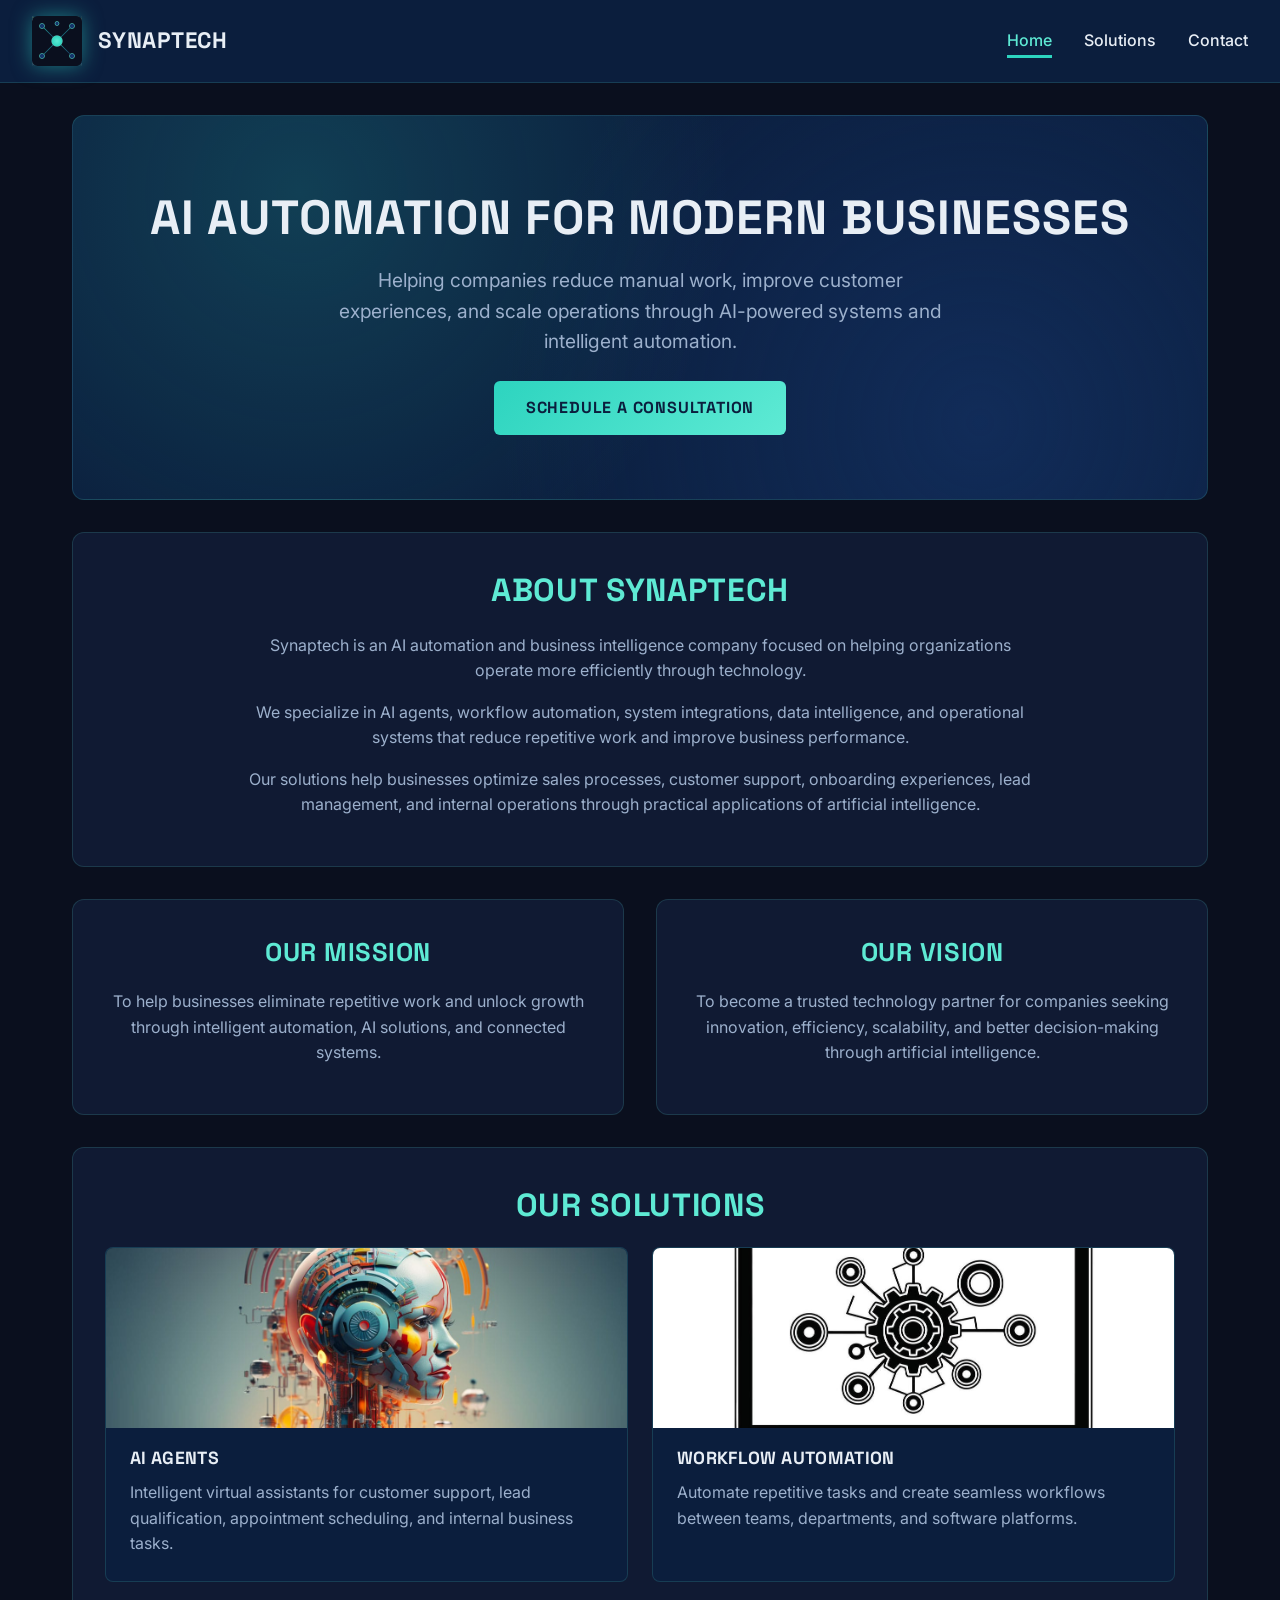
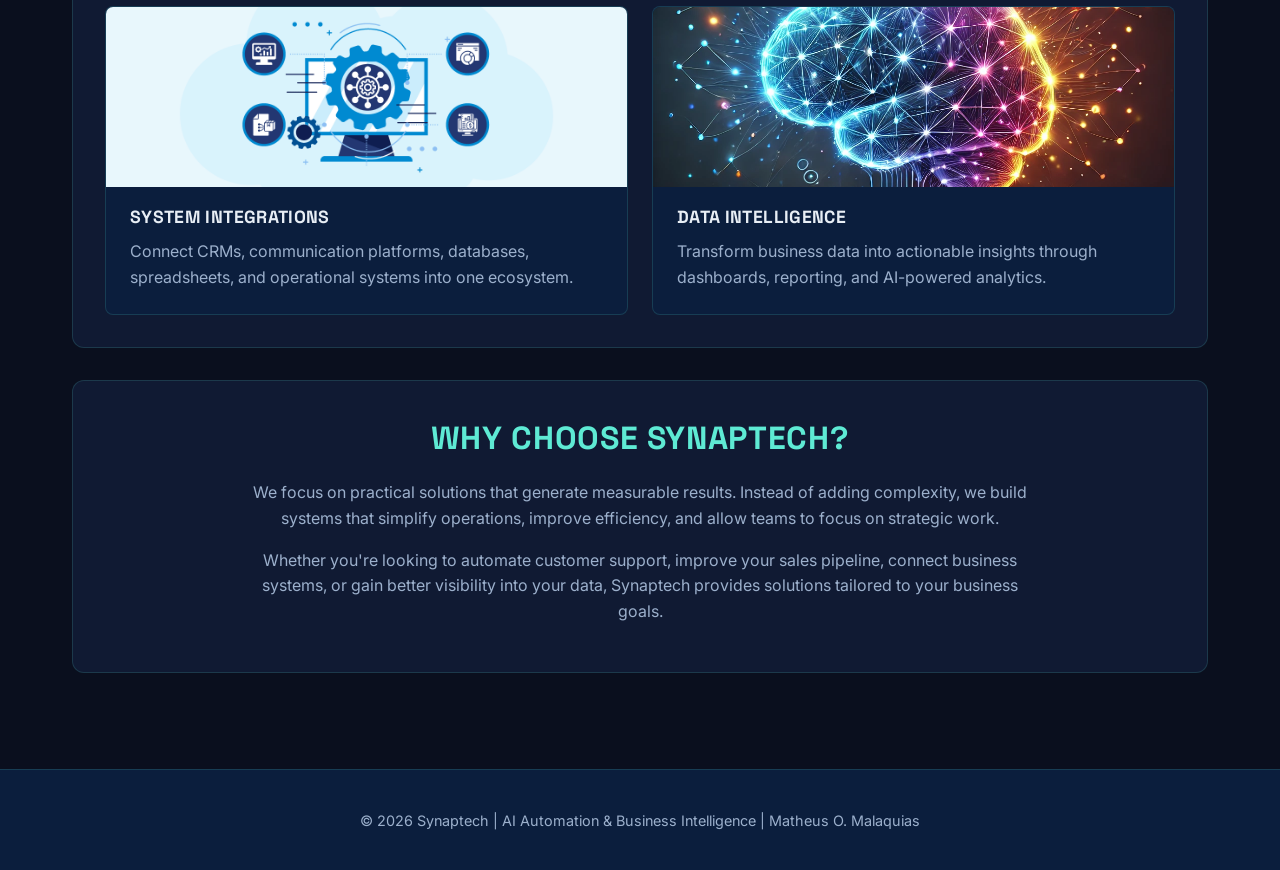
<file: SmartMind/index.html>
<!DOCTYPE html>
<html lang="en">
<head>
  <meta charset="UTF-8">
  <meta name="viewport" content="width=device-width, initial-scale=1.0">
  <title>Synaptech | AI Automation & Business Intelligence</title>
  <meta name="description" content="Synaptech helps businesses automate operations, improve customer experiences, and scale through AI-powered systems, integrations, and data intelligence.">
  <meta name="author" content="Matheus O. Malaquias">
  <meta property="og:title" content="Synaptech | AI Automation & Business Intelligence">
  <meta property="og:description" content="Helping companies reduce manual work and scale operations through AI agents, automations, integrations, and data intelligence.">
  <meta property="og:type" content="website">
  <meta property="og:image" content="images/synaptechlogo.svg">
  <link rel="icon" href="images/favicon.svg" type="image/svg+xml">
  <link rel="preconnect" href="https://fonts.googleapis.com">
  <link rel="preconnect" href="https://fonts.gstatic.com" crossorigin>
  <link href="https://fonts.googleapis.com/css2?family=Space+Grotesk:wght@500;700&family=Inter:wght@400;500;600&display=swap" rel="stylesheet">
  <link rel="stylesheet" href="styles/styles.css">
  <link rel="stylesheet" href="styles/larger.css">
  <script src="scripts/main.js" type="module"></script>
</head>
<body>

  <header>
    <a href="index.html" class="logo">
      <img src="./images/synaptech.png" alt="Synaptech Logo" width="60" height="60">
      <h1>Synaptech</h1>
    </a>
    <button id="menu-button" class="hamburger" aria-label="Open navigation menu"></button>
    <nav>
      <ul id="nav-menu">
        <li><a href="index.html" class="active">Home</a></li>
        <li><a href="solutions.html">Solutions</a></li>
        <li><a href="contact.html">Contact</a></li>
      </ul>
    </nav>
  </header>

  <main>

    <!-- HERO -->
    <section class="hero">
      <div class="hero-text">
        <h2>AI Automation for Modern Businesses</h2>
        <p>Helping companies reduce manual work, improve customer experiences,
           and scale operations through AI-powered systems and intelligent automation.</p>
        <a href="contact.html" class="cta-button">Schedule a Consultation</a>
      </div>
    </section>

    <!-- ABOUT -->
    <section class="about">
      <h2>About Synaptech</h2>
      <p>Synaptech is an AI automation and business intelligence company focused
         on helping organizations operate more efficiently through technology.</p>
      <p>We specialize in AI agents, workflow automation, system integrations,
         data intelligence, and operational systems that reduce repetitive work
         and improve business performance.</p>
      <p>Our solutions help businesses optimize sales processes, customer support,
         onboarding experiences, lead management, and internal operations through
         practical applications of artificial intelligence.</p>
    </section>

    <!-- MISSION & VISION -->
    <section class="mission-vision">
      <div class="mission-card">
        <h2>Our Mission</h2>
        <p>To help businesses eliminate repetitive work and unlock growth
           through intelligent automation, AI solutions, and connected systems.</p>
      </div>
      <div class="vision-card">
        <h2>Our Vision</h2>
        <p>To become a trusted technology partner for companies seeking
           innovation, efficiency, scalability, and better decision-making
           through artificial intelligence.</p>
      </div>
    </section>

    <!-- SERVICES -->
    <section class="featured-tools">
      <h2>Our Solutions</h2>
      <div class="modalities-grid">
        <div class="modality-card">
          <img src="images/ai.png" alt="AI Agents" loading="lazy" width="48" height="48">
          <h3>AI Agents</h3>
          <p>Intelligent virtual assistants for customer support, lead qualification,
             appointment scheduling, and internal business tasks.</p>
        </div>
        <div class="modality-card">
          <img src="images/workflow.png" alt="Workflow Automation" loading="lazy" width="48" height="48">
          <h3>Workflow Automation</h3>
          <p>Automate repetitive tasks and create seamless workflows between
             teams, departments, and software platforms.</p>
        </div>
        <div class="modality-card">
          <img src="images/system.png" alt="System Integrations" loading="lazy" width="48" height="48">
          <h3>System Integrations</h3>
          <p>Connect CRMs, communication platforms, databases, spreadsheets,
             and operational systems into one ecosystem.</p>
        </div>
        <div class="modality-card">
          <img src="images/data.png" alt="Data Intelligence" loading="lazy" width="48" height="48">
          <h3>Data Intelligence</h3>
          <p>Transform business data into actionable insights through dashboards,
             reporting, and AI-powered analytics.</p>
        </div>
      </div>
    </section>

    <!-- WHY SYNAPTECH -->
    <section class="about">
      <h2>Why Choose Synaptech?</h2>
      <p>We focus on practical solutions that generate measurable results.
         Instead of adding complexity, we build systems that simplify operations,
         improve efficiency, and allow teams to focus on strategic work.</p>
      <p>Whether you're looking to automate customer support, improve your sales
         pipeline, connect business systems, or gain better visibility into your
         data, Synaptech provides solutions tailored to your business goals.</p>
    </section>

  </main>

  <footer>
    <p>&copy; <span id="current-year"></span>Synaptech | AI Automation &amp; Business Intelligence | Matheus O. Malaquias</p>
  </footer>

</body>
</html>
</file>
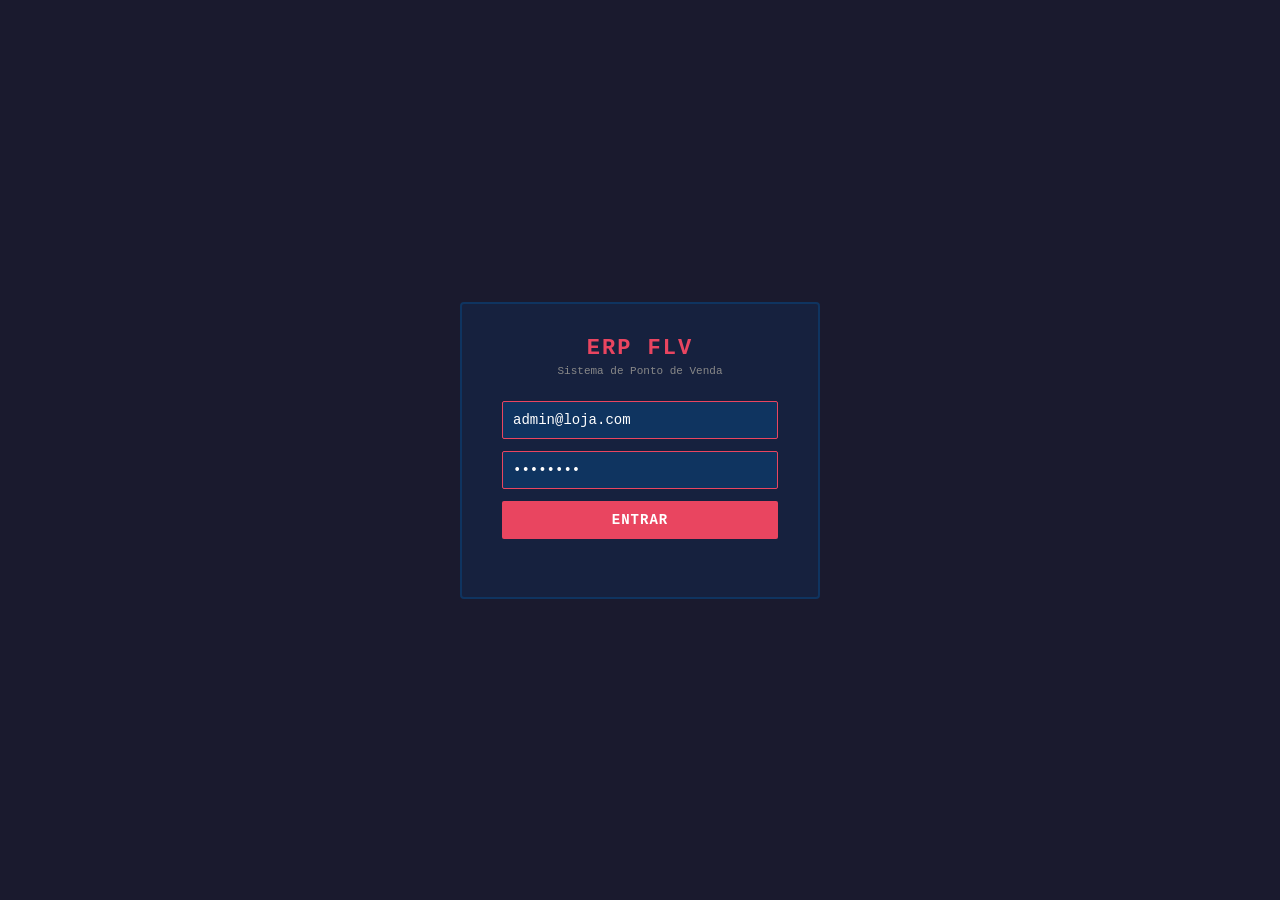
<file: erp/backend/app/static/index.html>
<!DOCTYPE html>
<html lang="pt-BR">
<head>
<meta charset="UTF-8">
<meta name="viewport" content="width=device-width, initial-scale=1.0">
<title>ERP FLV — PDV</title>
<style>
  * { box-sizing: border-box; margin: 0; padding: 0; }

  body {
    font-family: 'Courier New', Courier, monospace;
    background: #1a1a2e;
    color: #e0e0e0;
    height: 100vh;
    overflow: hidden;
    font-size: 14px;
  }

  /* ── LOGIN ─────────────────────────────────────── */
  #tela-login {
    display: flex;
    align-items: center;
    justify-content: center;
    height: 100vh;
    background: #1a1a2e;
  }
  .login-box {
    background: #16213e;
    border: 2px solid #0f3460;
    border-radius: 4px;
    padding: 32px 40px;
    width: 360px;
    text-align: center;
  }
  .login-box h1 { font-size: 22px; color: #e94560; margin-bottom: 4px; letter-spacing: 2px; }
  .login-box p  { color: #888; font-size: 11px; margin-bottom: 24px; }
  .login-box input {
    width: 100%; padding: 10px; margin-bottom: 12px;
    background: #0f3460; border: 1px solid #e94560;
    color: #fff; border-radius: 2px; font-family: inherit; font-size: 14px;
  }
  .btn-primary {
    width: 100%; padding: 11px;
    background: #e94560; color: #fff; border: none;
    font-size: 14px; font-weight: bold; cursor: pointer;
    font-family: inherit; letter-spacing: 1px; border-radius: 2px;
  }
  .btn-primary:hover { background: #c73652; }
  .login-erro { color: #e94560; font-size: 12px; margin-top: 8px; min-height: 18px; }

  /* ── LAYOUT PRINCIPAL ──────────────────────────── */
  #tela-pdv { display: none; flex-direction: column; height: 100vh; }

  /* Barra de topo */
  .topbar {
    background: #0f3460;
    padding: 6px 12px;
    display: flex;
    align-items: center;
    justify-content: space-between;
    border-bottom: 2px solid #e94560;
    flex-shrink: 0;
  }
  .topbar-esq { display: flex; align-items: center; gap: 16px; }
  .topbar-logo { color: #e94560; font-weight: bold; font-size: 16px; letter-spacing: 2px; }
  .topbar-info { color: #aaa; font-size: 12px; }
  .topbar-info span { color: #fff; font-weight: bold; }
  .topbar-dir { display: flex; align-items: center; gap: 12px; }
  .topbar-operador { color: #aaa; font-size: 12px; }
  .btn-sair {
    background: #e94560; color: #fff; border: none;
    padding: 4px 12px; cursor: pointer; font-family: inherit;
    font-size: 12px; border-radius: 2px;
  }

  /* Área central */
  .pdv-body { display: flex; flex: 1; overflow: hidden; }

  /* ── COLUNA ESQUERDA: Carrinho ─────────────────── */
  .col-carrinho {
    flex: 1;
    display: flex;
    flex-direction: column;
    border-right: 2px solid #0f3460;
  }

  .carrinho-header {
    background: #0f3460;
    padding: 6px 12px;
    display: flex;
    justify-content: space-between;
    align-items: center;
    border-bottom: 1px solid #1a4a8a;
    flex-shrink: 0;
  }
  .carrinho-header-titulo { color: #fff; font-weight: bold; font-size: 13px; }
  .carrinho-header-serie { color: #aaa; font-size: 11px; }

  /* Tabela de itens */
  .tabela-wrap { flex: 1; overflow-y: auto; }
  table { width: 100%; border-collapse: collapse; }
  thead th {
    background: #16213e;
    color: #aaa;
    font-size: 11px;
    padding: 6px 8px;
    text-align: left;
    border-bottom: 1px solid #0f3460;
    position: sticky; top: 0;
  }
  tbody tr { border-bottom: 1px solid #1a2a4a; }
  tbody tr:hover { background: #1a2a4a; }
  tbody td { padding: 7px 8px; font-size: 13px; }
  td.num { text-align: right; }
  td.seq { color: #888; font-size: 11px; }
  .td-produto { color: #fff; font-weight: bold; }
  .td-qtd { color: #66d9e8; }
  .td-preco { color: #aaa; }
  .td-total { color: #e94560; font-weight: bold; }
  .btn-del {
    background: #2a1a1a; color: #e94560; border: 1px solid #e94560;
    cursor: pointer; padding: 2px 8px; font-size: 11px; border-radius: 2px;
  }
  .btn-del:hover { background: #e94560; color: #fff; }

  /* Estado CAIXA LIVRE */
  .caixa-livre {
    flex: 1;
    display: flex;
    flex-direction: column;
    align-items: center;
    justify-content: center;
    gap: 8px;
  }
  .caixa-livre-titulo {
    font-size: 48px;
    font-weight: bold;
    color: #0f3460;
    letter-spacing: 8px;
    text-shadow: 0 0 20px #0f3460;
    animation: pisca 2s ease-in-out infinite;
  }
  @keyframes pisca { 0%,100% { opacity: 1; } 50% { opacity: 0.4; } }
  .caixa-livre-sub { color: #555; font-size: 13px; margin-top: 4px; }
  .atalhos-grid {
    display: grid;
    grid-template-columns: 1fr 1fr;
    gap: 4px 24px;
    margin-top: 20px;
    color: #444;
    font-size: 12px;
  }
  .atalho-key { color: #e94560; font-weight: bold; }

  /* Rodapé do carrinho */
  .carrinho-footer {
    background: #0f3460;
    padding: 8px 12px;
    border-top: 1px solid #1a4a8a;
    display: flex;
    justify-content: space-between;
    align-items: center;
    flex-shrink: 0;
  }
  .total-label { color: #aaa; font-size: 13px; }
  .total-valor { color: #e94560; font-size: 22px; font-weight: bold; }

  /* ── COLUNA DIREITA: Ações ─────────────────────── */
  .col-acoes {
    width: 220px;
    background: #16213e;
    display: flex;
    flex-direction: column;
    padding: 12px;
    gap: 8px;
    flex-shrink: 0;
  }
  .acoes-titulo {
    color: #888;
    font-size: 11px;
    letter-spacing: 1px;
    margin-bottom: 4px;
    padding-bottom: 6px;
    border-bottom: 1px solid #0f3460;
  }

  .btn-acao {
    width: 100%; padding: 10px 8px;
    background: #0f3460; color: #fff;
    border: 1px solid #1a4a8a;
    cursor: pointer; font-family: inherit; font-size: 13px;
    text-align: left; border-radius: 2px;
    display: flex; align-items: center; gap: 8px;
    transition: background 0.15s;
  }
  .btn-acao:hover { background: #1a4a8a; }
  .btn-acao.destaque { background: #e94560; border-color: #e94560; }
  .btn-acao.destaque:hover { background: #c73652; }
  .btn-acao.verde { background: #1a5c3a; border-color: #27ae60; }
  .btn-acao.verde:hover { background: #27ae60; }
  .btn-acao .tecla {
    background: #fff3;
    border-radius: 2px;
    padding: 0 4px;
    font-size: 11px;
    color: #ccc;
    min-width: 24px;
    text-align: center;
  }

  .divisor { border-top: 1px solid #0f3460; margin: 4px 0; }

  /* ── MODAL BASE ─────────────────────────────────── */
  .modal-overlay {
    display: none;
    position: fixed; inset: 0;
    background: rgba(0,0,0,0.75);
    z-index: 100;
    align-items: center;
    justify-content: center;
  }
  .modal-overlay.ativo { display: flex; }
  .modal {
    background: #16213e;
    border: 2px solid #0f3460;
    border-radius: 4px;
    min-width: 300px;
    max-width: 95vw;
  }
  .modal-titulo {
    background: #0f3460;
    padding: 10px 16px;
    color: #fff;
    font-weight: bold;
    font-size: 14px;
    letter-spacing: 1px;
    border-bottom: 1px solid #1a4a8a;
    display: flex;
    justify-content: space-between;
    align-items: center;
  }
  .modal-fechar {
    cursor: pointer; color: #e94560; font-size: 18px; line-height: 1;
    background: none; border: none; color: #e94560;
  }
  .modal-body { padding: 16px; }

  /* ── MODAL PRODUTOS ─────────────────────────────── */
  #modal-produtos .modal { width: 860px; max-width: 95vw; }
  .busca-produto {
    width: 100%;
    padding: 10px;
    background: #0f3460;
    border: 1px solid #e94560;
    color: #fff;
    font-family: inherit;
    font-size: 14px;
    border-radius: 2px;
    margin-bottom: 12px;
  }
  .tabela-produtos-wrap { max-height: 55vh; overflow-y: auto; }
  .tabela-produtos tbody tr { cursor: pointer; }
  .tabela-produtos tbody tr:hover { background: #0f3460 !important; }
  .badge-kg  { color: #66d9e8; font-size: 11px; }
  .badge-un  { color: #a8e6cf; font-size: 11px; }
  .badge-t   { background: #1a5c3a; color: #27ae60; padding: 1px 5px; border-radius: 2px; font-size: 10px; }
  .badge-f   { background: #2a1a1a; color: #888; padding: 1px 5px; border-radius: 2px; font-size: 10px; }
  .estoque-neg { color: #e94560; }
  .estoque-pos { color: #27ae60; }

  /* ── MODAL QUANTIDADE ───────────────────────────── */
  #modal-quantidade .modal { width: 320px; }
  .qtd-produto-nome {
    text-align: center;
    color: #fff;
    font-weight: bold;
    font-size: 16px;
    margin-bottom: 4px;
  }
  .qtd-produto-preco {
    text-align: center;
    color: #e94560;
    font-size: 14px;
    margin-bottom: 16px;
  }
  .qtd-input {
    width: 100%;
    padding: 14px;
    background: #0f3460;
    border: 2px solid #e94560;
    color: #fff;
    font-family: inherit;
    font-size: 28px;
    text-align: center;
    border-radius: 2px;
    margin-bottom: 12px;
  }
  .qtd-unidade { color: #888; font-size: 12px; text-align: center; margin-bottom: 12px; }
  .qtd-preview {
    text-align: center;
    color: #aaa;
    font-size: 13px;
    margin-bottom: 16px;
    min-height: 20px;
  }
  .qtd-preview span { color: #e94560; font-weight: bold; }

  /* ── MODAL PAGAMENTO ─────────────────────────────── */
  #modal-pagamento .modal { width: 400px; }
  .pag-total {
    text-align: center;
    font-size: 32px;
    color: #e94560;
    font-weight: bold;
    margin-bottom: 16px;
  }
  .pag-total-label { font-size: 12px; color: #888; margin-bottom: 4px; text-align: center; }
  .formas-grid {
    display: grid;
    grid-template-columns: 1fr 1fr;
    gap: 8px;
    margin-bottom: 16px;
  }
  .btn-forma {
    padding: 14px 8px;
    background: #0f3460;
    border: 1px solid #1a4a8a;
    color: #fff;
    cursor: pointer;
    font-family: inherit;
    font-size: 13px;
    border-radius: 2px;
    text-align: center;
    transition: background 0.15s;
  }
  .btn-forma:hover  { background: #1a4a8a; }
  .btn-forma.ativo  { background: #e94560; border-color: #e94560; font-weight: bold; }
  .btn-forma .icone { font-size: 20px; display: block; margin-bottom: 4px; }
  .pag-valor-input {
    width: 100%;
    padding: 10px;
    background: #0f3460;
    border: 1px solid #e94560;
    color: #fff;
    font-family: inherit;
    font-size: 18px;
    text-align: center;
    border-radius: 2px;
    margin-bottom: 8px;
  }
  .pag-troco {
    text-align: center;
    color: #27ae60;
    font-size: 14px;
    font-weight: bold;
    margin-bottom: 12px;
    min-height: 20px;
  }

  /* ── MODAL SUCESSO ───────────────────────────────── */
  #modal-sucesso .modal { width: 360px; text-align: center; }
  .sucesso-icon { font-size: 56px; margin-bottom: 12px; }
  .sucesso-venda { color: #27ae60; font-size: 18px; font-weight: bold; margin-bottom: 8px; }
  .sucesso-total { color: #e94560; font-size: 28px; font-weight: bold; margin-bottom: 4px; }
  .sucesso-forma { color: #aaa; font-size: 13px; margin-bottom: 20px; }
  .sucesso-troco { color: #27ae60; font-size: 16px; font-weight: bold; margin-bottom: 20px; }

  /* ── ABRIR CAIXA ─────────────────────────────────── */
  #modal-caixa .modal { width: 380px; }

  /* ── NOTIFICAÇÃO ─────────────────────────────────── */
  #notif {
    position: fixed;
    bottom: 20px; left: 50%; transform: translateX(-50%);
    background: #0f3460;
    border: 1px solid #e94560;
    color: #fff;
    padding: 10px 24px;
    border-radius: 4px;
    font-size: 13px;
    opacity: 0;
    transition: opacity 0.3s;
    z-index: 999;
    pointer-events: none;
  }
  #notif.visivel { opacity: 1; }
  #notif.erro { border-color: #e94560; background: #3a1a1a; }
  #notif.ok   { border-color: #27ae60; background: #1a3a2a; }

  /* ── SCROLLBAR ───────────────────────────────────── */
  ::-webkit-scrollbar { width: 6px; }
  ::-webkit-scrollbar-track { background: #16213e; }
  ::-webkit-scrollbar-thumb { background: #0f3460; border-radius: 3px; }

  /* ── STATUS BAR ──────────────────────────────────── */
  .statusbar {
    background: #0a0a1a;
    padding: 3px 12px;
    display: flex;
    justify-content: space-between;
    color: #555;
    font-size: 11px;
    flex-shrink: 0;
    border-top: 1px solid #0f3460;
  }
  .statusbar span { color: #888; }
</style>
</head>
<body>

<!-- ════════════════════════════════════════════════ -->
<!--  TELA DE LOGIN                                   -->
<!-- ════════════════════════════════════════════════ -->
<div id="tela-login">
  <div class="login-box">
    <h1>ERP FLV</h1>
    <p>Sistema de Ponto de Venda</p>
    <input type="email" id="login-email" placeholder="Email" value="admin@loja.com">
    <input type="password" id="login-senha" placeholder="Senha" value="admin123">
    <button class="btn-primary" onclick="fazerLogin()">ENTRAR</button>
    <div class="login-erro" id="login-erro"></div>
  </div>
</div>

<!-- ════════════════════════════════════════════════ -->
<!--  TELA PRINCIPAL PDV                              -->
<!-- ════════════════════════════════════════════════ -->
<div id="tela-pdv">
  <!-- Barra de topo -->
  <div class="topbar">
    <div class="topbar-esq">
      <div class="topbar-logo">PDV FLV</div>
      <div class="topbar-info">Série: <span>01</span></div>
      <div class="topbar-info">Venda: <span id="venda-numero">—</span></div>
      <div class="topbar-info">Itens: <span id="venda-itens">0</span></div>
    </div>
    <div class="topbar-dir">
      <div class="topbar-operador" id="operador-nome"></div>
      <a id="link-admin" href="/empresas" style="display:none;background:#0f3460;color:#aaa;border:1px solid #1a4a8a;padding:4px 12px;font-size:12px;border-radius:2px;text-decoration:none;font-family:inherit">
        🏢 Empresas
      </a>
      <button class="btn-sair" onclick="sair()">SAIR</button>
    </div>
  </div>

  <!-- Corpo -->
  <div class="pdv-body">

    <!-- Coluna esquerda: carrinho -->
    <div class="col-carrinho">
      <div class="carrinho-header">
        <div class="carrinho-header-titulo">ITENS DA VENDA</div>
        <div class="carrinho-header-serie" id="sessao-info">Sem sessão</div>
      </div>

      <div class="tabela-wrap" id="area-itens">
        <!-- Estado CAIXA LIVRE (sem venda ativa) -->
        <div class="caixa-livre" id="estado-livre">
          <div class="caixa-livre-titulo">CAIXA LIVRE</div>
          <div class="caixa-livre-sub">Aguardando próxima venda</div>
          <div class="atalhos-grid">
            <div><span class="atalho-key">F7</span> Pesquisa Produto</div>
            <div><span class="atalho-key">F5</span> Pagamento Dinheiro</div>
            <div><span class="atalho-key">X</span> PIX Dinâmico</div>
            <div><span class="atalho-key">F9</span> Cancelar Item</div>
            <div><span class="atalho-key">F2</span> Vendas do Dia</div>
            <div><span class="atalho-key">F3</span> Histórico</div>
            <div><span class="atalho-key">F10</span> Cancelar Venda</div>
            <div><span class="atalho-key">ESC</span> Fechar Modal</div>
          </div>
        </div>

        <!-- Tabela de itens (aparece quando há venda) -->
        <table id="tabela-itens" style="display:none">
          <thead>
            <tr>
              <th style="width:40px">Seq</th>
              <th>Descrição</th>
              <th style="width:110px;text-align:right">Qtd</th>
              <th style="width:90px;text-align:right">Preço</th>
              <th style="width:100px;text-align:right">Subtotal</th>
              <th style="width:40px"></th>
            </tr>
          </thead>
          <tbody id="tbody-itens"></tbody>
        </table>
      </div>

      <div class="carrinho-footer">
        <div class="total-label">TOTAL DA VENDA</div>
        <div class="total-valor" id="total-valor">R$ 0,00</div>
      </div>
    </div>

    <!-- Coluna direita: ações -->
    <div class="col-acoes">
      <div class="acoes-titulo">AÇÕES</div>

      <button class="btn-acao destaque" onclick="abrirBuscaProduto()">
        <span class="tecla">F7</span> Pesquisar Produto
      </button>

      <div class="divisor"></div>
      <div class="acoes-titulo">PAGAMENTO</div>

      <button class="btn-acao verde" onclick="iniciarPagamento('pix')">
        <span class="tecla">X</span> PIX Dinâmico
      </button>
      <button class="btn-acao" onclick="iniciarPagamento('dinheiro')">
        <span class="tecla">F5</span> Dinheiro
      </button>
      <button class="btn-acao" onclick="iniciarPagamento('debito')">
        <span class="tecla">E</span> Cartão Débito
      </button>
      <button class="btn-acao" onclick="iniciarPagamento('credito')">
        <span class="tecla">D</span> Cartão Crédito
      </button>
      <button class="btn-acao" onclick="iniciarPagamento('voucher')">
        <span class="tecla">V</span> Voucher
      </button>

      <div class="divisor"></div>
      <div class="acoes-titulo">VENDA</div>

      <button class="btn-acao" onclick="cancelarUltimoItem()">
        <span class="tecla">F9</span> Cancelar Item
      </button>
      <button class="btn-acao" onclick="cancelarVenda()" style="color:#e94560">
        <span class="tecla">F10</span> Cancelar Venda
      </button>

      <div class="divisor"></div>
      <div class="acoes-titulo">RELATÓRIO</div>

      <button class="btn-acao" onclick="abrirVendasDia()" style="color:#66d9e8">
        <span class="tecla">F2</span> Vendas do Dia
      </button>
      <button class="btn-acao" onclick="abrirHistorico()" style="color:#a8e6cf">
        <span class="tecla">F3</span> Histórico
      </button>
    </div>
  </div>

  <div class="statusbar">
    <div>ERP FLV v0.2 — PDV</div>
    <div id="status-bar">Pronto</div>
    <div id="relogio"></div>
  </div>
</div>

<!-- ════════════════════════════════════════════════ -->
<!--  MODAL: ABRIR CAIXA                              -->
<!-- ════════════════════════════════════════════════ -->
<div class="modal-overlay" id="modal-caixa">
  <div class="modal">
    <div class="modal-titulo">ABRIR CAIXA</div>
    <div class="modal-body">
      <p style="color:#aaa;font-size:13px;margin-bottom:16px">
        Nenhuma sessão de caixa aberta.<br>Informe o valor de abertura para começar.
      </p>
      <label style="color:#888;font-size:12px">Caixa</label>
      <select id="select-caixa" style="width:100%;padding:8px;background:#0f3460;border:1px solid #1a4a8a;color:#fff;font-family:inherit;margin-bottom:12px;border-radius:2px;">
        <option value="">Carregando...</option>
      </select>
      <label style="color:#888;font-size:12px">Valor de Abertura (R$)</label>
      <input type="number" id="val-abertura" value="0.00" step="0.01" min="0"
        style="width:100%;padding:10px;background:#0f3460;border:1px solid #e94560;color:#fff;font-family:inherit;font-size:18px;text-align:center;margin-top:4px;margin-bottom:16px;border-radius:2px;">
      <button class="btn-primary" onclick="abrirCaixa()">ABRIR CAIXA E INICIAR</button>
    </div>
  </div>
</div>

<!-- ════════════════════════════════════════════════ -->
<!--  MODAL: PESQUISA DE PRODUTO                      -->
<!-- ════════════════════════════════════════════════ -->
<div class="modal-overlay" id="modal-produtos">
  <div class="modal">
    <div class="modal-titulo">
      PESQUISA DE PRODUTOS — F7
      <button class="modal-fechar" onclick="fecharModal('modal-produtos')">✕</button>
    </div>
    <div class="modal-body">
      <input type="text" class="busca-produto" id="busca-input"
        placeholder="Digite o nome do produto..." oninput="buscarProdutos(this.value)">
      <div class="tabela-produtos-wrap">
        <table class="tabela-produtos">
          <thead>
            <tr>
              <th style="width:40px">ID</th>
              <th>Descrição</th>
              <th style="width:50px">Un</th>
              <th style="width:90px;text-align:right">Preço</th>
              <th style="width:60px;text-align:center">Trib</th>
              <th style="width:90px;text-align:right">Estoque</th>
            </tr>
          </thead>
          <tbody id="tbody-produtos"></tbody>
        </table>
      </div>
    </div>
  </div>
</div>

<!-- ════════════════════════════════════════════════ -->
<!--  MODAL: QUANTIDADE                               -->
<!-- ════════════════════════════════════════════════ -->
<div class="modal-overlay" id="modal-quantidade">
  <div class="modal">
    <div class="modal-titulo">
      QUANTIDADE
      <button class="modal-fechar" onclick="fecharModal('modal-quantidade')">✕</button>
    </div>
    <div class="modal-body">
      <div class="qtd-produto-nome" id="qtd-nome"></div>
      <div class="qtd-produto-preco" id="qtd-preco"></div>
      <input type="number" class="qtd-input" id="qtd-input"
        step="0.001" min="0.001" placeholder="0.000"
        oninput="atualizarPreview()" onkeydown="qtdKeydown(event)">
      <div class="qtd-unidade" id="qtd-unidade"></div>
      <div class="qtd-preview" id="qtd-preview"></div>
      <button class="btn-primary" onclick="confirmarQuantidade()">CONFIRMAR — ENTER</button>
    </div>
  </div>
</div>

<!-- ════════════════════════════════════════════════ -->
<!--  MODAL: PAGAMENTO                                -->
<!-- ════════════════════════════════════════════════ -->
<div class="modal-overlay" id="modal-pagamento">
  <div class="modal">
    <div class="modal-titulo">
      PAGAMENTO
      <button class="modal-fechar" onclick="fecharModal('modal-pagamento')">✕</button>
    </div>
    <div class="modal-body">
      <div class="pag-total-label">TOTAL A PAGAR</div>
      <div class="pag-total" id="pag-total"></div>

      <div class="formas-grid">
        <button class="btn-forma" id="btn-pix"      onclick="selecionarForma('pix')">
          <span class="icone">📱</span>PIX
        </button>
        <button class="btn-forma" id="btn-dinheiro" onclick="selecionarForma('dinheiro')">
          <span class="icone">💵</span>Dinheiro
        </button>
        <button class="btn-forma" id="btn-debito"   onclick="selecionarForma('debito')">
          <span class="icone">💳</span>Débito
        </button>
        <button class="btn-forma" id="btn-credito"  onclick="selecionarForma('credito')">
          <span class="icone">💳</span>Crédito
        </button>
        <button class="btn-forma" id="btn-voucher"  onclick="selecionarForma('voucher')">
          <span class="icone">🎟</span>Voucher
        </button>
      </div>

      <input type="number" class="pag-valor-input" id="pag-valor"
        placeholder="Valor recebido" step="0.01"
        oninput="calcularTroco()">
      <div class="pag-troco" id="pag-troco"></div>

      <button class="btn-primary" onclick="finalizarVenda()">✓ FINALIZAR VENDA</button>
    </div>
  </div>
</div>

<!-- ════════════════════════════════════════════════ -->
<!--  MODAL: VENDA FINALIZADA                         -->
<!-- ════════════════════════════════════════════════ -->
<div class="modal-overlay" id="modal-sucesso">
  <div class="modal">
    <div class="modal-titulo">VENDA FINALIZADA</div>
    <div class="modal-body">
      <div class="sucesso-icon">✅</div>
      <div class="sucesso-venda" id="suc-venda"></div>
      <div class="sucesso-total" id="suc-total"></div>
      <div class="sucesso-forma" id="suc-forma"></div>
      <div class="sucesso-troco" id="suc-troco"></div>
      <button class="btn-primary" onclick="novaVenda()">NOVA VENDA — ENTER</button>
    </div>
  </div>
</div>

<!-- ════════════════════════════════════════════════ -->
<!--  MODAL: VENDAS DO DIA                            -->
<!-- ════════════════════════════════════════════════ -->
<div class="modal-overlay" id="modal-vendas-dia">
  <div class="modal" style="width:960px;max-width:97vw">
    <div class="modal-titulo">
      📊 VENDAS DO DIA — <span id="vd-data"></span>
      <button class="modal-fechar" onclick="fecharModal('modal-vendas-dia')">✕</button>
    </div>
    <div class="modal-body">
      <!-- Cards de totais -->
      <div style="display:grid;grid-template-columns:repeat(6,1fr);gap:6px;margin-bottom:14px">
        <div style="background:#1a1a2e;border:1px solid #e94560;padding:10px;border-radius:3px;text-align:center;grid-column:span 2">
          <div style="color:#888;font-size:10px;letter-spacing:1px">TOTAL DO DIA</div>
          <div style="color:#e94560;font-size:22px;font-weight:bold" id="vd-total-valor">R$ 0,00</div>
          <div style="color:#555;font-size:11px"><span id="vd-qtd">0</span> vendas finalizadas</div>
        </div>
        <div style="background:#0f3460;padding:10px;border-radius:3px;text-align:center">
          <div style="color:#888;font-size:10px">📱 PIX</div>
          <div style="color:#27ae60;font-size:16px;font-weight:bold" id="vd-pix">R$ 0,00</div>
        </div>
        <div style="background:#0f3460;padding:10px;border-radius:3px;text-align:center">
          <div style="color:#888;font-size:10px">💵 DINHEIRO</div>
          <div style="color:#66d9e8;font-size:16px;font-weight:bold" id="vd-dinheiro">R$ 0,00</div>
        </div>
        <div style="background:#0f3460;padding:10px;border-radius:3px;text-align:center">
          <div style="color:#888;font-size:10px">💳 DÉBITO</div>
          <div style="color:#a8e6cf;font-size:16px;font-weight:bold" id="vd-debito">R$ 0,00</div>
        </div>
        <div style="background:#0f3460;padding:10px;border-radius:3px;text-align:center">
          <div style="color:#888;font-size:10px">💳 CRÉDITO</div>
          <div style="color:#ffcc80;font-size:16px;font-weight:bold" id="vd-credito">R$ 0,00</div>
        </div>
      </div>
      <!-- Lista de vendas -->
      <div style="max-height:52vh;overflow-y:auto">
        <table style="width:100%;border-collapse:collapse">
          <thead>
            <tr>
              <th style="background:#0f3460;padding:7px 8px;text-align:left;color:#aaa;font-size:11px;position:sticky;top:0;border-bottom:1px solid #1a4a8a">#</th>
              <th style="background:#0f3460;padding:7px 8px;text-align:left;color:#aaa;font-size:11px;position:sticky;top:0;border-bottom:1px solid #1a4a8a">Itens</th>
              <th style="background:#0f3460;padding:7px 8px;text-align:right;color:#aaa;font-size:11px;position:sticky;top:0;border-bottom:1px solid #1a4a8a">Total</th>
              <th style="background:#0f3460;padding:7px 8px;text-align:center;color:#aaa;font-size:11px;position:sticky;top:0;border-bottom:1px solid #1a4a8a">Pagamento</th>
              <th style="background:#0f3460;padding:7px 8px;text-align:center;color:#aaa;font-size:11px;position:sticky;top:0;border-bottom:1px solid #1a4a8a">Horário</th>
              <th style="background:#0f3460;padding:7px 8px;text-align:center;color:#aaa;font-size:11px;position:sticky;top:0;border-bottom:1px solid #1a4a8a">Status</th>
              <th style="background:#0f3460;padding:7px 8px;text-align:center;color:#aaa;font-size:11px;position:sticky;top:0;border-bottom:1px solid #1a4a8a">Ações</th>
            </tr>
          </thead>
          <tbody id="tbody-vendas-dia"></tbody>
        </table>
      </div>
    </div>
  </div>
</div>

<!-- ════════════════════════════════════════════════ -->
<!--  MODAL: HISTÓRICO DE VENDAS                      -->
<!-- ════════════════════════════════════════════════ -->
<div class="modal-overlay" id="modal-historico">
  <div class="modal" style="width:980px;max-width:97vw">
    <div class="modal-titulo">
      🗂 HISTÓRICO DE VENDAS
      <button class="modal-fechar" onclick="fecharModal('modal-historico')">✕</button>
    </div>
    <div class="modal-body">
      <!-- Filtros -->
      <div style="display:flex;gap:10px;align-items:flex-end;margin-bottom:14px;flex-wrap:wrap">
        <div>
          <div style="color:#888;font-size:11px;margin-bottom:4px">DATA INÍCIO</div>
          <input type="date" id="hist-data-ini"
            style="padding:8px;background:#0f3460;border:1px solid #1a4a8a;color:#fff;font-family:inherit;font-size:13px;border-radius:2px">
        </div>
        <div>
          <div style="color:#888;font-size:11px;margin-bottom:4px">DATA FIM</div>
          <input type="date" id="hist-data-fim"
            style="padding:8px;background:#0f3460;border:1px solid #1a4a8a;color:#fff;font-family:inherit;font-size:13px;border-radius:2px">
        </div>
        <div>
          <div style="color:#888;font-size:11px;margin-bottom:4px">STATUS</div>
          <select id="hist-status"
            style="padding:8px;background:#0f3460;border:1px solid #1a4a8a;color:#fff;font-family:inherit;font-size:13px;border-radius:2px">
            <option value="">Todos</option>
            <option value="finalizada">Finalizada</option>
            <option value="cancelada">Cancelada</option>
          </select>
        </div>
        <button class="btn-primary" style="padding:8px 20px;width:auto" onclick="buscarHistorico()">
          🔍 BUSCAR
        </button>
        <button class="btn-acao" style="padding:8px 16px;width:auto" onclick="historicoHoje()">
          Hoje
        </button>
        <button class="btn-acao" style="padding:8px 16px;width:auto" onclick="historicoSemana()">
          Últimos 7 dias
        </button>
        <button class="btn-acao" style="padding:8px 16px;width:auto" onclick="historicoMes()">
          Este mês
        </button>
      </div>
      <!-- Cards de totais do período -->
      <div style="display:grid;grid-template-columns:repeat(5,1fr);gap:6px;margin-bottom:12px" id="hist-cards" style="display:none">
        <div style="background:#1a1a2e;border:1px solid #e94560;padding:8px;border-radius:3px;text-align:center">
          <div style="color:#888;font-size:10px">TOTAL PERÍODO</div>
          <div style="color:#e94560;font-size:18px;font-weight:bold" id="hist-total">R$ 0,00</div>
        </div>
        <div style="background:#0f3460;padding:8px;border-radius:3px;text-align:center">
          <div style="color:#888;font-size:10px">📱 PIX</div>
          <div style="color:#27ae60;font-size:14px;font-weight:bold" id="hist-pix">R$ 0,00</div>
        </div>
        <div style="background:#0f3460;padding:8px;border-radius:3px;text-align:center">
          <div style="color:#888;font-size:10px">💵 DINHEIRO</div>
          <div style="color:#66d9e8;font-size:14px;font-weight:bold" id="hist-dinheiro">R$ 0,00</div>
        </div>
        <div style="background:#0f3460;padding:8px;border-radius:3px;text-align:center">
          <div style="color:#888;font-size:10px">💳 DÉBITO</div>
          <div style="color:#a8e6cf;font-size:14px;font-weight:bold" id="hist-debito">R$ 0,00</div>
        </div>
        <div style="background:#0f3460;padding:8px;border-radius:3px;text-align:center">
          <div style="color:#888;font-size:10px">💳 CRÉDITO</div>
          <div style="color:#ffcc80;font-size:14px;font-weight:bold" id="hist-credito">R$ 0,00</div>
        </div>
      </div>
      <!-- Tabela -->
      <div style="max-height:50vh;overflow-y:auto">
        <table style="width:100%;border-collapse:collapse">
          <thead>
            <tr>
              <th style="background:#0f3460;padding:7px 8px;text-align:left;color:#aaa;font-size:11px;position:sticky;top:0;border-bottom:1px solid #1a4a8a">#</th>
              <th style="background:#0f3460;padding:7px 8px;text-align:left;color:#aaa;font-size:11px;position:sticky;top:0;border-bottom:1px solid #1a4a8a">Data/Hora</th>
              <th style="background:#0f3460;padding:7px 8px;text-align:left;color:#aaa;font-size:11px;position:sticky;top:0;border-bottom:1px solid #1a4a8a">Itens</th>
              <th style="background:#0f3460;padding:7px 8px;text-align:right;color:#aaa;font-size:11px;position:sticky;top:0;border-bottom:1px solid #1a4a8a">Total</th>
              <th style="background:#0f3460;padding:7px 8px;text-align:center;color:#aaa;font-size:11px;position:sticky;top:0;border-bottom:1px solid #1a4a8a">Pagamento</th>
              <th style="background:#0f3460;padding:7px 8px;text-align:center;color:#aaa;font-size:11px;position:sticky;top:0;border-bottom:1px solid #1a4a8a">Status</th>
              <th style="background:#0f3460;padding:7px 8px;text-align:center;color:#aaa;font-size:11px;position:sticky;top:0;border-bottom:1px solid #1a4a8a">Ações</th>
            </tr>
          </thead>
          <tbody id="tbody-historico">
            <tr><td colspan="6" style="text-align:center;color:#555;padding:32px">
              Selecione um período e clique em Buscar
            </td></tr>
          </tbody>
        </table>
      </div>
      <div id="hist-paginacao" style="margin-top:10px;text-align:center;color:#555;font-size:12px"></div>
    </div>
  </div>
</div>

<!-- Notificação -->
<div id="notif"></div>

<!-- ════════════════════════════════════════════════ -->
<!--  JAVASCRIPT                                      -->
<!-- ════════════════════════════════════════════════ -->
<script>
const API = '/api/v1';
let token = localStorage.getItem('erp_token') || '';
let usuario = JSON.parse(localStorage.getItem('erp_usuario') || 'null');
let vendaAtual = null;      // {id, numero, itens[], total_final}
let sessaoId = null;
let produtoSelecionado = null;
let formaPagamento = null;
let buscaTimer = null;

// ── API helpers ─────────────────────────────────────────────
async function api(method, path, body = null) {
  const opts = {
    method,
    headers: { 'Content-Type': 'application/json', 'Authorization': `Bearer ${token}` }
  };
  if (body) opts.body = JSON.stringify(body);
  const r = await fetch(API + path, opts);
  if (r.status === 401) { sair(); return null; }
  const data = await r.json().catch(() => ({}));
  if (!r.ok) throw new Error(data.detail || 'Erro desconhecido');
  return data;
}

function fmtBRL(v) {
  return 'R$ ' + Number(v).toLocaleString('pt-BR', { minimumFractionDigits: 2, maximumFractionDigits: 2 });
}
function fmtQtd(v, un) {
  return un === 'KG'
    ? Number(v).toLocaleString('pt-BR', { minimumFractionDigits: 3, maximumFractionDigits: 3 }) + ' KG'
    : Number(v).toFixed(0) + ' UN';
}

// ── Notificação ─────────────────────────────────────────────
function notif(msg, tipo = 'ok', ms = 3000) {
  const el = document.getElementById('notif');
  el.textContent = msg;
  el.className = `visivel ${tipo}`;
  clearTimeout(notif._t);
  notif._t = setTimeout(() => el.className = '', ms);
}
function setStatus(msg) { document.getElementById('status-bar').textContent = msg; }

// ── Modais ──────────────────────────────────────────────────
function abrirModal(id) { document.getElementById(id).classList.add('ativo'); }
function fecharModal(id) { document.getElementById(id).classList.remove('ativo'); }

// ── RELÓGIO ─────────────────────────────────────────────────
function atualizarRelogio() {
  const now = new Date();
  document.getElementById('relogio').textContent =
    now.toLocaleTimeString('pt-BR');
}
setInterval(atualizarRelogio, 1000);
atualizarRelogio();

// ── LOGIN ────────────────────────────────────────────────────
async function fazerLogin() {
  const email = document.getElementById('login-email').value.trim();
  const senha = document.getElementById('login-senha').value;
  document.getElementById('login-erro').textContent = '';
  try {
    const r = await fetch(API + '/auth/login', {
      method: 'POST',
      headers: { 'Content-Type': 'application/json' },
      body: JSON.stringify({ email, senha })
    });
    const data = await r.json();
    if (!r.ok) throw new Error(data.detail || 'Credenciais inválidas');
    token = data.access_token;
    usuario = data.usuario;
    localStorage.setItem('erp_token', token);
    localStorage.setItem('erp_usuario', JSON.stringify(usuario));
    entrarNoPDV();
  } catch(e) {
    document.getElementById('login-erro').textContent = e.message;
  }
}

// ── ENTRAR NO PDV ────────────────────────────────────────────
async function entrarNoPDV() {
  document.getElementById('tela-login').style.display = 'none';
  document.getElementById('tela-pdv').style.display = 'flex';
  document.getElementById('operador-nome').textContent = '👤 ' + (usuario?.nome || '');
  if (usuario?.perfil === 'admin') {
    document.getElementById('link-admin').style.display = 'inline-block';
  }
  await verificarSessao();
}

async function verificarSessao() {
  try {
    const s = await api('GET', '/caixa/sessao-atual');
    if (s) {
      sessaoId = s.id;
      document.getElementById('sessao-info').textContent = 'Sessão: ' + s.id.substring(0,8) + '...';
      setStatus('Caixa aberto — pronto para vender');
    }
  } catch(e) {
    // Sem sessão — mostra modal de abertura
    await carregarCaixas();
    abrirModal('modal-caixa');
  }
}

async function carregarCaixas() {
  try {
    const caixas = await api('GET', '/caixa/listar');
    const sel = document.getElementById('select-caixa');
    if (!caixas || caixas.length === 0) {
      // Cria caixa padrão automaticamente
      const novo = await api('POST', '/caixa/criar?nome=Caixa+01&serie_nfce=01');
      sel.innerHTML = `<option value="${novo.id}">Caixa 01</option>`;
    } else {
      sel.innerHTML = caixas.map(c =>
        `<option value="${c.id}">${c.nome} (Série ${c.serie_nfce})</option>`
      ).join('');
    }
  } catch(e) {
    console.error(e);
  }
}

async function abrirCaixa() {
  const caixaId = document.getElementById('select-caixa').value;
  const valorAbertura = document.getElementById('val-abertura').value || '0';
  try {
    const s = await api('POST', '/caixa/abrir', {
      caixa_id: caixaId,
      valor_abertura: parseFloat(valorAbertura)
    });
    sessaoId = s.id;
    document.getElementById('sessao-info').textContent = 'Sessão: ' + s.id.substring(0,8) + '...';
    fecharModal('modal-caixa');
    notif('✓ Caixa aberto com sucesso!', 'ok');
    setStatus('Caixa aberto — pronto para vender');
  } catch(e) {
    notif('Erro ao abrir caixa: ' + e.message, 'erro');
  }
}

// ── BUSCA DE PRODUTO ─────────────────────────────────────────
function abrirBuscaProduto() {
  if (!sessaoId) { notif('Abra o caixa primeiro', 'erro'); return; }
  abrirModal('modal-produtos');
  const inp = document.getElementById('busca-input');
  inp.value = '';
  inp.focus();
  buscarProdutos('');
}

async function buscarProdutos(q) {
  clearTimeout(buscaTimer);
  buscaTimer = setTimeout(async () => {
    try {
      const url = q ? `/produtos?busca=${encodeURIComponent(q)}&limit=50` : '/produtos?limit=50';
      const data = await api('GET', url);
      const items = data?.items || [];
      const tbody = document.getElementById('tbody-produtos');
      tbody.innerHTML = items.map(p => `
        <tr onclick="selecionarProduto(${JSON.stringify(p).replace(/"/g,'&quot;')})">
          <td class="seq">${p.id}</td>
          <td class="td-produto">${p.descricao}</td>
          <td><span class="badge-${p.unidade.toLowerCase()}">${p.unidade}</span></td>
          <td class="num">${fmtBRL(p.preco_venda)}</td>
          <td style="text-align:center">
            <span class="${p.tributado ? 'badge-t' : 'badge-f'}">${p.tributado ? 'T 18%' : 'F'}</span>
          </td>
          <td class="num ${Number(p.estoque) < 0 ? 'estoque-neg' : 'estoque-pos'}">
            ${p.estoque !== null ? fmtQtd(p.estoque, p.unidade) : '—'}
          </td>
        </tr>
      `).join('') || '<tr><td colspan="6" style="text-align:center;color:#555;padding:20px">Nenhum produto encontrado</td></tr>';
    } catch(e) {
      console.error(e);
    }
  }, 250);
}

function selecionarProduto(p) {
  produtoSelecionado = p;
  fecharModal('modal-produtos');

  document.getElementById('qtd-nome').textContent = p.descricao;
  document.getElementById('qtd-preco').textContent = fmtBRL(p.preco_venda) + ' / ' + p.unidade;
  document.getElementById('qtd-unidade').textContent =
    p.unidade === 'KG' ? 'Informe o peso em kg (ex: 2.750)' : 'Informe a quantidade inteira';

  const inp = document.getElementById('qtd-input');
  inp.value = '';
  inp.step = p.unidade === 'KG' ? '0.001' : '1';
  inp.min  = p.unidade === 'KG' ? '0.001' : '1';
  document.getElementById('qtd-preview').innerHTML = '';

  abrirModal('modal-quantidade');
  setTimeout(() => inp.focus(), 100);
}

function atualizarPreview() {
  const q = parseFloat(document.getElementById('qtd-input').value) || 0;
  const p = produtoSelecionado;
  if (!p || q <= 0) { document.getElementById('qtd-preview').innerHTML = ''; return; }
  const sub = (Math.round(q * parseFloat(p.preco_venda) * 100) / 100).toFixed(2);
  document.getElementById('qtd-preview').innerHTML =
    `${fmtQtd(q, p.unidade)} × ${fmtBRL(p.preco_venda)} = <span>${fmtBRL(sub)}</span>`;
}

function qtdKeydown(e) {
  if (e.key === 'Enter') confirmarQuantidade();
  if (e.key === 'Escape') fecharModal('modal-quantidade');
}

async function confirmarQuantidade() {
  const q = parseFloat(document.getElementById('qtd-input').value);
  if (!q || q <= 0) { notif('Informe uma quantidade válida', 'erro'); return; }

  try {
    // Cria venda se não existir
    if (!vendaAtual) {
      vendaAtual = await api('POST', '/vendas');
      document.getElementById('venda-numero').textContent = vendaAtual.numero;
    }

    // Adiciona item
    const item = await api('POST', `/vendas/${vendaAtual.id}/item`, {
      produto_id: produtoSelecionado.id,
      quantidade: q
    });

    fecharModal('modal-quantidade');
    await recarregarVenda();
    notif(`✓ ${produtoSelecionado.descricao} adicionado`, 'ok');
  } catch(e) {
    notif('Erro: ' + e.message, 'erro');
  }
}

// ── CARRINHO ─────────────────────────────────────────────────
async function recarregarVenda() {
  if (!vendaAtual) return;
  const v = await api('GET', `/vendas/${vendaAtual.id}`);
  vendaAtual = v;

  const itens = v.itens || [];
  document.getElementById('venda-itens').textContent = itens.length;

  const libre = document.getElementById('estado-livre');
  const tabela = document.getElementById('tabela-itens');

  if (itens.length === 0) {
    libre.style.display = 'flex';
    tabela.style.display = 'none';
    document.getElementById('total-valor').textContent = 'R$ 0,00';
  } else {
    libre.style.display = 'none';
    tabela.style.display = 'table';
    document.getElementById('tbody-itens').innerHTML = itens.map(it => `
      <tr>
        <td class="seq">${String(it.sequencia).padStart(3,'0')}</td>
        <td class="td-produto">${it.descricao || '—'}</td>
        <td class="td-qtd">${fmtQtd(it.quantidade, it.unidade)}</td>
        <td class="td-preco num">${fmtBRL(it.preco_unitario)}</td>
        <td class="td-total num">${fmtBRL(it.subtotal)}</td>
        <td><button class="btn-del" onclick="removerItem('${it.id}')">✕</button></td>
      </tr>
    `).join('');
    document.getElementById('total-valor').textContent = fmtBRL(v.total_final);
  }
}

async function removerItem(itemId) {
  if (!vendaAtual) return;
  try {
    await api('DELETE', `/vendas/${vendaAtual.id}/item/${itemId}`);
    await recarregarVenda();
    notif('Item removido', 'ok');
  } catch(e) {
    notif('Erro: ' + e.message, 'erro');
  }
}

async function cancelarUltimoItem() {
  if (!vendaAtual || !vendaAtual.itens?.length) return;
  const ultimo = vendaAtual.itens[vendaAtual.itens.length - 1];
  await removerItem(ultimo.id);
}

async function cancelarVenda() {
  if (!vendaAtual) return;
  if (!confirm('Cancelar a venda atual?')) return;
  try {
    await api('POST', `/vendas/${vendaAtual.id}/cancelar`, { motivo: 'Cancelado pelo operador' });
    vendaAtual = null;
    document.getElementById('venda-numero').textContent = '—';
    document.getElementById('venda-itens').textContent = '0';
    document.getElementById('estado-livre').style.display = 'flex';
    document.getElementById('tabela-itens').style.display = 'none';
    document.getElementById('total-valor').textContent = 'R$ 0,00';
    notif('Venda cancelada', 'ok');
  } catch(e) {
    notif('Erro: ' + e.message, 'erro');
  }
}

// ── PAGAMENTO ─────────────────────────────────────────────────
function iniciarPagamento(forma) {
  if (!vendaAtual || !vendaAtual.itens?.length) {
    notif('Adicione itens antes de pagar', 'erro');
    return;
  }
  formaPagamento = forma;
  document.getElementById('pag-total').textContent = fmtBRL(vendaAtual.total_final);

  ['pix','dinheiro','debito','credito','voucher'].forEach(f => {
    document.getElementById('btn-' + f)?.classList.remove('ativo');
  });
  document.getElementById('btn-' + forma)?.classList.add('ativo');

  const inp = document.getElementById('pag-valor');
  inp.value = Number(vendaAtual.total_final).toFixed(2);
  calcularTroco();

  abrirModal('modal-pagamento');
  setTimeout(() => inp.select(), 100);
}

function selecionarForma(forma) {
  formaPagamento = forma;
  ['pix','dinheiro','debito','credito','voucher'].forEach(f => {
    document.getElementById('btn-' + f)?.classList.remove('ativo');
  });
  document.getElementById('btn-' + forma)?.classList.add('ativo');
}

function calcularTroco() {
  const recebido = parseFloat(document.getElementById('pag-valor').value) || 0;
  const total = parseFloat(vendaAtual?.total_final || 0);
  const troco = recebido - total;
  const el = document.getElementById('pag-troco');
  if (troco > 0 && formaPagamento === 'dinheiro') {
    el.textContent = 'Troco: ' + fmtBRL(troco);
  } else {
    el.textContent = '';
  }
}

async function finalizarVenda() {
  if (!formaPagamento) { notif('Selecione a forma de pagamento', 'erro'); return; }
  const valor = parseFloat(document.getElementById('pag-valor').value);
  if (!valor || valor <= 0) { notif('Informe o valor do pagamento', 'erro'); return; }

  try {
    const r = await api('POST', `/vendas/${vendaAtual.id}/finalizar`, {
      pagamentos: [{ forma: formaPagamento, valor }]
    });

    fecharModal('modal-pagamento');

    // Mostra tela de sucesso
    const troco = Math.max(0, valor - parseFloat(r.total_final));
    const nomes = { pix: 'PIX', dinheiro: 'Dinheiro', debito: 'Cartão Débito', credito: 'Cartão Crédito', voucher: 'Voucher' };
    document.getElementById('suc-venda').textContent = `Venda #${r.numero} finalizada!`;
    document.getElementById('suc-total').textContent = fmtBRL(r.total_final);
    document.getElementById('suc-forma').textContent = nomes[formaPagamento] || formaPagamento;
    document.getElementById('suc-troco').textContent = troco > 0.001 ? 'Troco: ' + fmtBRL(troco) : '';
    abrirModal('modal-sucesso');

    vendaAtual = null;
  } catch(e) {
    notif('Erro ao finalizar: ' + e.message, 'erro');
  }
}

function novaVenda() {
  fecharModal('modal-sucesso');
  document.getElementById('venda-numero').textContent = '—';
  document.getElementById('venda-itens').textContent = '0';
  document.getElementById('estado-livre').style.display = 'flex';
  document.getElementById('tabela-itens').style.display = 'none';
  document.getElementById('total-valor').textContent = 'R$ 0,00';
  setStatus('Caixa aberto — pronto para vender');
}

// ── VENDAS DO DIA ─────────────────────────────────────────────
async function abrirVendasDia() {
  abrirModal('modal-vendas-dia');
  const agora = new Date();
  const hoje = agora.toISOString().split('T')[0]; // "2026-06-05"
  document.getElementById('vd-data').textContent = agora.toLocaleDateString('pt-BR');
  document.getElementById('tbody-vendas-dia').innerHTML =
    '<tr><td colspan="6" style="text-align:center;color:#555;padding:24px">Carregando...</td></tr>';

  try {
    // Busca as últimas 200 vendas (finalizadas e canceladas)
    const data = await api('GET', `/vendas?limit=200`);
    // Filtra só as de hoje (compara a data local, não UTC)
    const vendas = (data?.items || []).filter(v => {
      if (!v.criado_em) return false;
      const dataVenda = new Date(v.criado_em).toLocaleDateString('pt-BR');
      return dataVenda === agora.toLocaleDateString('pt-BR');
    });

    // Calcula totais apenas de vendas FINALIZADAS
    let totalValor = 0, totalPix = 0, totalDinheiro = 0, totalDebito = 0, totalCredito = 0;
    let qtdFinalizadas = 0;
    const rows = [];

    for (const v of vendas) {
      const pags = v.pagamentos || [];
      const formaPrincipal = pags[0]?.forma || '—';

      if (v.status === 'finalizada') {
        totalValor += parseFloat(v.total_final || 0);
        qtdFinalizadas++;
        for (const p of pags) {
          if (p.forma === 'pix')      totalPix      += parseFloat(p.valor || 0);
          if (p.forma === 'dinheiro') totalDinheiro += parseFloat(p.valor || 0);
          if (p.forma === 'debito')   totalDebito   += parseFloat(p.valor || 0);
          if (p.forma === 'credito')  totalCredito  += parseFloat(p.valor || 0);
        }
      }

      // Monta resumo de itens
      const itensDesc = (v.itens || []).map(i => i.descricao).join(', ') || '—';
      const resumo = itensDesc.length > 40 ? itensDesc.substring(0, 40) + '…' : itensDesc;

      const hora = v.finalizado_em
        ? new Date(v.finalizado_em).toLocaleTimeString('pt-BR', {hour:'2-digit', minute:'2-digit'})
        : v.criado_em
          ? new Date(v.criado_em).toLocaleTimeString('pt-BR', {hour:'2-digit', minute:'2-digit'})
          : '—';

      const statusCor  = v.status === 'finalizada' ? '#27ae60' : v.status === 'cancelada' ? '#e94560' : '#888';
      const totalCor   = v.status === 'cancelada' ? '#555' : '#e94560';
      const acoes = botoesAcao(v, 'abrirVendasDia');
      rows.push(`<tr style="border-bottom:1px solid #1a2a4a">
        <td style="padding:6px 8px;color:#888;font-size:11px">#${v.numero}</td>
        <td style="padding:6px 8px;color:#fff;font-size:12px">${resumo}</td>
        <td style="padding:6px 8px;text-align:right;color:${totalCor};font-weight:bold">${fmtBRL(v.total_final)}</td>
        <td style="padding:6px 8px;text-align:center;color:#66d9e8;font-size:11px">${formaPrincipal.toUpperCase()}</td>
        <td style="padding:6px 8px;color:#aaa;font-size:12px">${hora}</td>
        <td style="padding:6px 8px;text-align:center;font-size:11px;color:${statusCor}">${v.status.toUpperCase()}</td>
        <td style="padding:4px 8px;text-align:center">${acoes}</td>
      </tr>`);
    }

    document.getElementById('vd-total-valor').textContent = fmtBRL(totalValor);
    document.getElementById('vd-qtd').textContent = qtdFinalizadas;
    document.getElementById('vd-pix').textContent = fmtBRL(totalPix);
    document.getElementById('vd-dinheiro').textContent = fmtBRL(totalDinheiro);
    document.getElementById('tbody-vendas-dia').innerHTML = rows.join('') ||
      '<tr><td colspan="6" style="text-align:center;color:#555;padding:24px">Nenhuma venda registrada hoje</td></tr>';

    // Atualiza o card de Débito+Crédito se existirem
    if (totalDebito + totalCredito > 0) {
      notif(`Cartões: ${fmtBRL(totalDebito + totalCredito)} (Déb: ${fmtBRL(totalDebito)} / Créd: ${fmtBRL(totalCredito)})`, 'ok', 5000);
    }
  } catch(e) {
    notif('Erro ao carregar vendas: ' + e.message, 'erro');
  }
}

// ── AÇÕES DO HISTÓRICO (cancelar / excluir) ───────────────────
function botoesAcao(v, callbackFn) {
  const isAdmin = usuario?.perfil === 'admin';
  const podeCanc = v.status !== 'cancelada';
  let html = '';
  if (podeCanc) {
    html += `<button onclick="cancelarVendaHistorico('${v.id}','${callbackFn}')"
      title="Cancelar venda #${v.numero}"
      style="background:#2a1a1a;color:#e94560;border:1px solid #e94560;cursor:pointer;
             padding:2px 8px;font-size:11px;border-radius:2px;margin:1px">
      Cancelar
    </button>`;
  }
  if (isAdmin) {
    html += `<button onclick="excluirVenda('${v.id}','${v.numero}','${callbackFn}')"
      title="Excluir permanentemente #${v.numero}"
      style="background:#1a0a0a;color:#ff4444;border:1px solid #660000;cursor:pointer;
             padding:2px 8px;font-size:11px;border-radius:2px;margin:1px">
      Excluir
    </button>`;
  }
  return html || '<span style="color:#333;font-size:11px">—</span>';
}

async function cancelarVendaHistorico(vendaId, callbackFn) {
  const motivo = prompt('Motivo do cancelamento:');
  if (motivo === null) return; // usuário clicou em Cancelar no prompt
  if (!motivo.trim()) { notif('Informe o motivo do cancelamento', 'erro'); return; }
  try {
    await api('POST', `/vendas/${vendaId}/cancelar`, { motivo: motivo.trim() });
    notif('✓ Venda cancelada', 'ok');
    // Atualiza a lista
    if (callbackFn === 'buscarHistorico') await buscarHistorico();
    else await abrirVendasDia();
  } catch(e) {
    notif('Erro ao cancelar: ' + e.message, 'erro');
  }
}

async function excluirVenda(vendaId, numero, callbackFn) {
  const confirmar = confirm(
    `⚠️ EXCLUIR PERMANENTEMENTE a venda #${numero}?\n\nEsta ação é IRREVERSÍVEL e remove todos os dados da venda do banco de dados.\n\nConfirmar?`
  );
  if (!confirmar) return;
  try {
    await api('DELETE', `/vendas/${vendaId}`);
    notif(`✓ Venda #${numero} excluída`, 'ok');
    if (callbackFn === 'buscarHistorico') await buscarHistorico();
    else await abrirVendasDia();
  } catch(e) {
    notif('Erro ao excluir: ' + e.message, 'erro');
  }
}

// ── HISTÓRICO DE VENDAS ───────────────────────────────────────
function fmtDataHora(iso) {
  if (!iso) return '—';
  const d = new Date(iso);
  return d.toLocaleDateString('pt-BR') + ' ' + d.toLocaleTimeString('pt-BR', {hour:'2-digit', minute:'2-digit'});
}
function fmtData(iso) {
  if (!iso) return '—';
  return new Date(iso).toLocaleDateString('pt-BR');
}

function historicoHoje() {
  const hoje = new Date().toISOString().split('T')[0];
  document.getElementById('hist-data-ini').value = hoje;
  document.getElementById('hist-data-fim').value = hoje;
  buscarHistorico();
}
function historicoSemana() {
  const fim = new Date();
  const ini = new Date(); ini.setDate(ini.getDate() - 6);
  document.getElementById('hist-data-ini').value = ini.toISOString().split('T')[0];
  document.getElementById('hist-data-fim').value = fim.toISOString().split('T')[0];
  buscarHistorico();
}
function historicoMes() {
  const hoje = new Date();
  const ini = new Date(hoje.getFullYear(), hoje.getMonth(), 1);
  document.getElementById('hist-data-ini').value = ini.toISOString().split('T')[0];
  document.getElementById('hist-data-fim').value = hoje.toISOString().split('T')[0];
  buscarHistorico();
}

async function abrirHistorico() {
  abrirModal('modal-historico');
  // Pré-preenche com hoje
  const hoje = new Date().toISOString().split('T')[0];
  if (!document.getElementById('hist-data-ini').value) {
    document.getElementById('hist-data-ini').value = hoje;
    document.getElementById('hist-data-fim').value = hoje;
    await buscarHistorico();
  }
}

async function buscarHistorico() {
  const dataIni = document.getElementById('hist-data-ini').value;
  const dataFim = document.getElementById('hist-data-fim').value;
  const statusFiltro = document.getElementById('hist-status').value;

  document.getElementById('tbody-historico').innerHTML =
    '<tr><td colspan="6" style="text-align:center;color:#555;padding:32px">Buscando...</td></tr>';

  try {
    // Busca em lotes de até 200
    let url = `/vendas?limit=200`;
    if (statusFiltro) url += `&status=${statusFiltro}`;
    const data = await api('GET', url);
    let vendas = data?.items || [];

    // Filtra por data localmente
    if (dataIni || dataFim) {
      vendas = vendas.filter(v => {
        const d = new Date(v.criado_em);
        const ds = d.toISOString().split('T')[0];
        if (dataIni && ds < dataIni) return false;
        if (dataFim && ds > dataFim) return false;
        return true;
      });
    }

    // Calcula totais do período
    let total = 0, pix = 0, din = 0, deb = 0, cre = 0, qtd = 0;
    for (const v of vendas) {
      if (v.status === 'finalizada') {
        total += parseFloat(v.total_final || 0);
        qtd++;
        for (const p of (v.pagamentos || [])) {
          if (p.forma === 'pix')      pix += parseFloat(p.valor || 0);
          if (p.forma === 'dinheiro') din += parseFloat(p.valor || 0);
          if (p.forma === 'debito')   deb += parseFloat(p.valor || 0);
          if (p.forma === 'credito')  cre += parseFloat(p.valor || 0);
        }
      }
    }

    document.getElementById('hist-total').textContent   = fmtBRL(total);
    document.getElementById('hist-pix').textContent     = fmtBRL(pix);
    document.getElementById('hist-dinheiro').textContent= fmtBRL(din);
    document.getElementById('hist-debito').textContent  = fmtBRL(deb);
    document.getElementById('hist-credito').textContent = fmtBRL(cre);
    document.getElementById('hist-cards').style.display = 'grid';
    document.getElementById('hist-paginacao').textContent =
      `${qtd} venda(s) finalizada(s) no período — total de ${vendas.length} registros`;

    if (vendas.length === 0) {
      document.getElementById('tbody-historico').innerHTML =
        '<tr><td colspan="6" style="text-align:center;color:#555;padding:32px">Nenhuma venda encontrada no período</td></tr>';
      return;
    }

    const rows = vendas.map(v => {
      const pags = v.pagamentos || [];
      const formas = [...new Set(pags.map(p => p.forma))].map(f => f.toUpperCase()).join(', ') || '—';
      const itensDesc = (v.itens || []).map(i => i.descricao).join(', ') || '—';
      const resumo = itensDesc.length > 45 ? itensDesc.substring(0, 45) + '…' : itensDesc;
      const dataHora = fmtDataHora(v.finalizado_em || v.criado_em);
      const statusCor = v.status === 'finalizada' ? '#27ae60' : v.status === 'cancelada' ? '#e94560' : '#888';
      const totalCor  = v.status === 'cancelada' ? '#555' : '#e94560';
      const acoes = botoesAcao(v, 'buscarHistorico');
      return `<tr style="border-bottom:1px solid #1a2a4a;cursor:default" onmouseover="this.style.background='#1a2a4a'" onmouseout="this.style.background=''">
        <td style="padding:6px 8px;color:#888;font-size:11px">#${v.numero}</td>
        <td style="padding:6px 8px;color:#aaa;font-size:11px;white-space:nowrap">${dataHora}</td>
        <td style="padding:6px 8px;color:#fff;font-size:12px">${resumo}</td>
        <td style="padding:6px 8px;text-align:right;color:${totalCor};font-weight:bold">${fmtBRL(v.total_final)}</td>
        <td style="padding:6px 8px;text-align:center;color:#66d9e8;font-size:11px">${formas}</td>
        <td style="padding:6px 8px;text-align:center;font-size:11px;color:${statusCor}">${v.status.toUpperCase()}</td>
        <td style="padding:4px 8px;text-align:center">${acoes}</td>
      </tr>`;
    });
    document.getElementById('tbody-historico').innerHTML = rows.join('');
  } catch(e) {
    notif('Erro ao buscar histórico: ' + e.message, 'erro');
    document.getElementById('tbody-historico').innerHTML =
      `<tr><td colspan="6" style="text-align:center;color:#e94560;padding:32px">Erro: ${e.message}</td></tr>`;
  }
}

// ── SAIR ─────────────────────────────────────────────────────
function sair() {
  localStorage.removeItem('erp_token');
  localStorage.removeItem('erp_usuario');
  token = ''; usuario = null; vendaAtual = null; sessaoId = null;
  document.getElementById('tela-pdv').style.display = 'none';
  document.getElementById('tela-login').style.display = 'flex';
}

// ── TECLADO GLOBAL ────────────────────────────────────────────
document.addEventListener('keydown', e => {
  if (document.getElementById('tela-login').style.display !== 'none') {
    if (e.key === 'Enter') fazerLogin();
    return;
  }
  // Modais abertos ignoram atalhos globais
  const modalAberto = document.querySelector('.modal-overlay.ativo');
  if (modalAberto) {
    if (e.key === 'Escape') { modalAberto.classList.remove('ativo'); e.preventDefault(); }
    if (e.key === 'Enter' && modalAberto.id === 'modal-sucesso') novaVenda();
    return;
  }
  if (e.key === 'F2')  { e.preventDefault(); abrirVendasDia(); }
  if (e.key === 'F3')  { e.preventDefault(); abrirHistorico(); }
  if (e.key === 'F7')  { e.preventDefault(); abrirBuscaProduto(); }
  if (e.key === 'F5')  { e.preventDefault(); iniciarPagamento('dinheiro'); }
  if (e.key === 'F9')  { e.preventDefault(); cancelarUltimoItem(); }
  if (e.key === 'F10') { e.preventDefault(); cancelarVenda(); }
  if (e.key.toLowerCase() === 'x' && !e.ctrlKey) iniciarPagamento('pix');
  if (e.key.toLowerCase() === 'e' && !e.ctrlKey) iniciarPagamento('debito');
  if (e.key.toLowerCase() === 'd' && !e.ctrlKey) iniciarPagamento('credito');
  if (e.key.toLowerCase() === 'v' && !e.ctrlKey) iniciarPagamento('voucher');
});

// ── INICIALIZAÇÃO ─────────────────────────────────────────────
(async () => {
  if (token && usuario) {
    await entrarNoPDV();
  }
})();
</script>
</body>
</html>
</file>
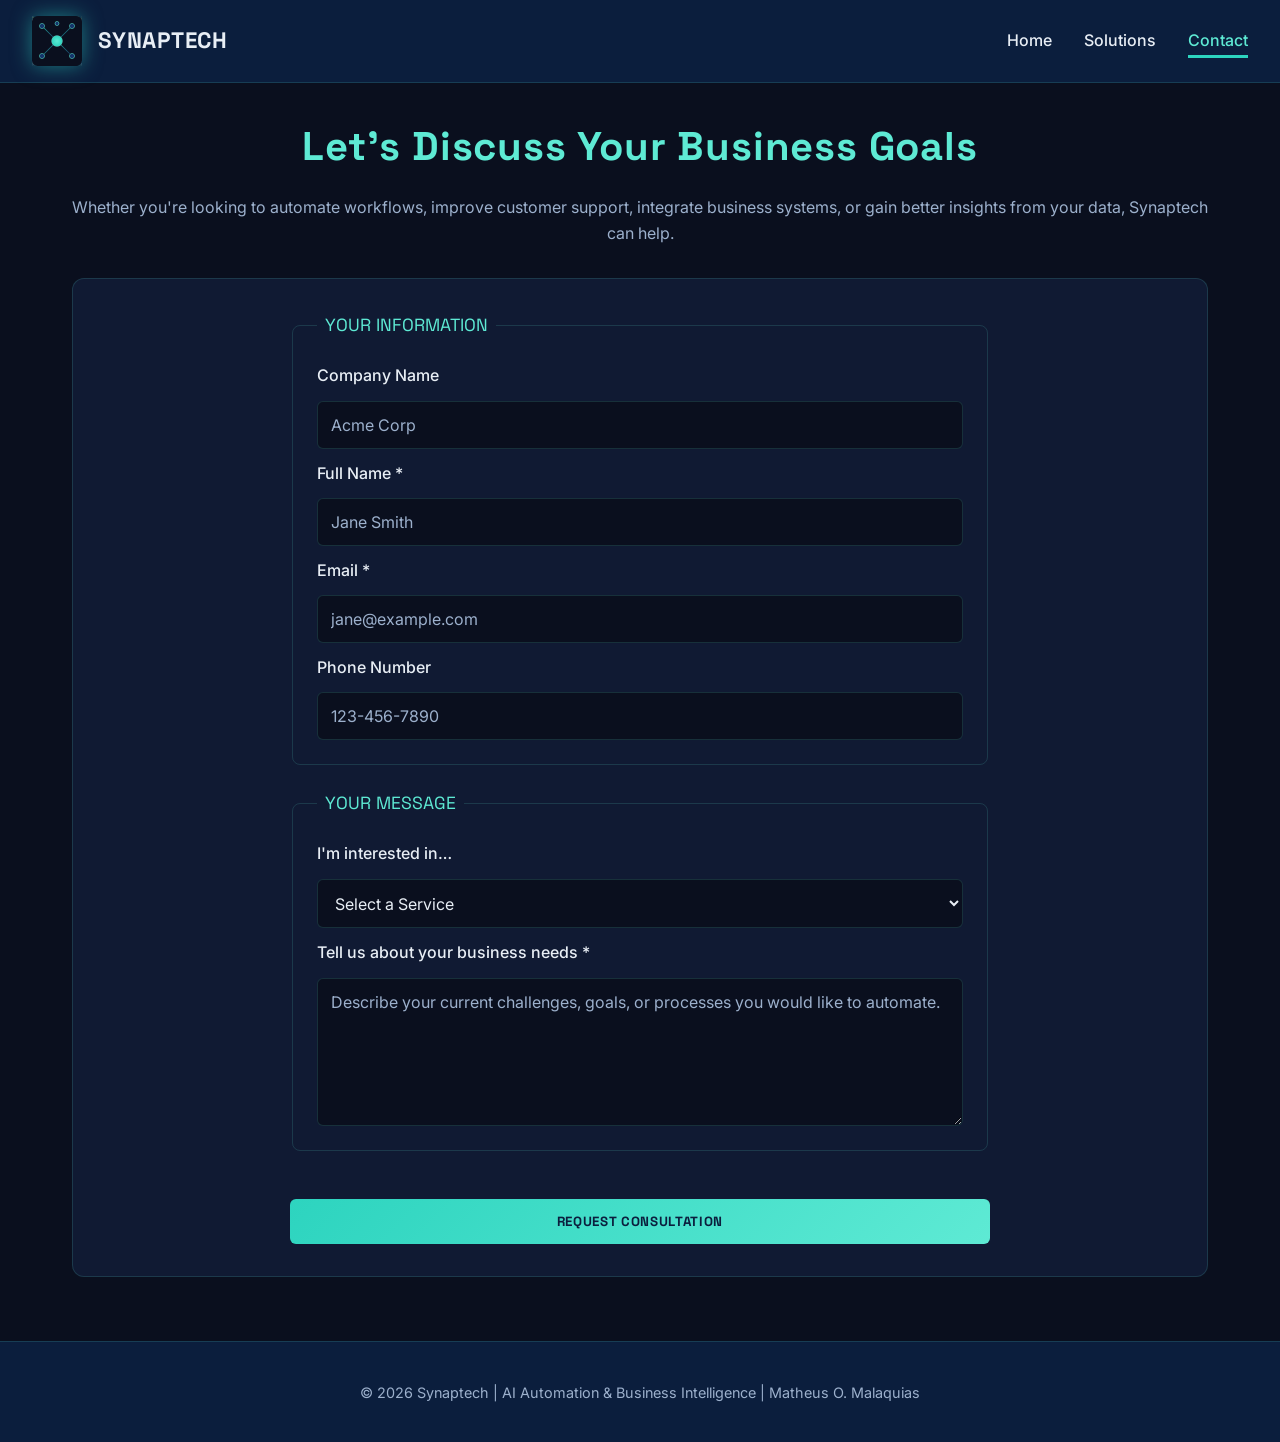
<file: SmartMind/contact.html>
<!DOCTYPE html>
<html lang="en">
<head>
  <meta charset="UTF-8">
  <meta name="viewport" content="width=device-width, initial-scale=1.0">
  <title>Contact Synaptech | AI Automation & Business Intelligence</title>
  <meta name="description" content="Contact Synaptech to discuss AI automation, system integrations, business intelligence, and operational solutions for your company.">
  <meta name="author" content="Matheus O. Malaquias">
  <meta property="og:title" content="Contact Synaptech">
  <meta property="og:type" content="website">
  <link rel="icon" href="images/favicon.svg" type="image/svg+xml">
  <link rel="preconnect" href="https://fonts.googleapis.com">
  <link rel="preconnect" href="https://fonts.gstatic.com" crossorigin>
  <link href="https://fonts.googleapis.com/css2?family=Space+Grotesk:wght@500;700&family=Inter:wght@400;500;600&display=swap" rel="stylesheet">
  <link rel="stylesheet" href="styles/styles.css">
  <link rel="stylesheet" href="styles/larger.css">
  <script src="scripts/main.js" type="module"></script>
</head>
<body>

  <header>
    <a href="index.html" class="logo">
      <img src="./images/synaptech.png" alt="Synaptech Logo" width="60" height="60">
      <h1>Synaptech</h1>
    </a>
    <button id="menu-button" class="hamburger" aria-label="Open navigation menu"></button>
    <nav>
      <ul id="nav-menu">
        <li><a href="index.html">Home</a></li>
        <li><a href="solutions.html">Solutions</a></li>
        <li><a href="contact.html" class="active">Contact</a></li>
      </ul>
    </nav>
  </header>

  <main>

    <section class="page-title">
      <h2>Let's Discuss Your Business Goals</h2>
      <p>Whether you're looking to automate workflows, improve customer support,
         integrate business systems, or gain better insights from your data,
         Synaptech can help.</p>
    </section>

    <section class="contact-form-section">
      <form action="thank-you.html" method="get">

        <fieldset>
          <legend>Your Information</legend>

          <label for="company">Company Name</label>
          <input type="text" id="company" name="company" placeholder="Acme Corp">

          <label for="fullName">Full Name *</label>
          <input type="text" id="fullName" name="fullName" required placeholder="Jane Smith">

          <label for="email">Email *</label>
          <input type="email" id="email" name="email" required placeholder="jane@example.com">

          <label for="phone">Phone Number</label>
          <input type="tel" id="phone" name="phone" placeholder="123-456-7890">
        </fieldset>

        <fieldset>
          <legend>Your Message</legend>

          <label for="interest">I'm interested in…</label>
          <select id="interest" name="interest">
            <option value="" disabled selected>Select a Service</option>
            <option value="ai-agents">AI Agents</option>
            <option value="workflow-automation">Workflow Automation</option>
            <option value="system-integrations">System Integrations</option>
            <option value="data-intelligence">Data Intelligence</option>
            <option value="customer-support">Customer Support Automation</option>
            <option value="sales-optimization">Sales Process Optimization</option>
            <option value="consultation">General Consultation</option>
          </select>

          <label for="message">Tell us about your business needs *</label>
          <textarea id="message" name="message" rows="6" required
            placeholder="Describe your current challenges, goals, or processes you would like to automate."></textarea>
        </fieldset>

        <button type="submit" class="cta-button">Request Consultation</button>
      </form>
    </section>

  </main>

  <footer>
    <p>&copy; <span id="current-year"></span>Synaptech | AI Automation &amp; Business Intelligence | Matheus O. Malaquias</p>
  </footer>

</body>
</html>
</file>
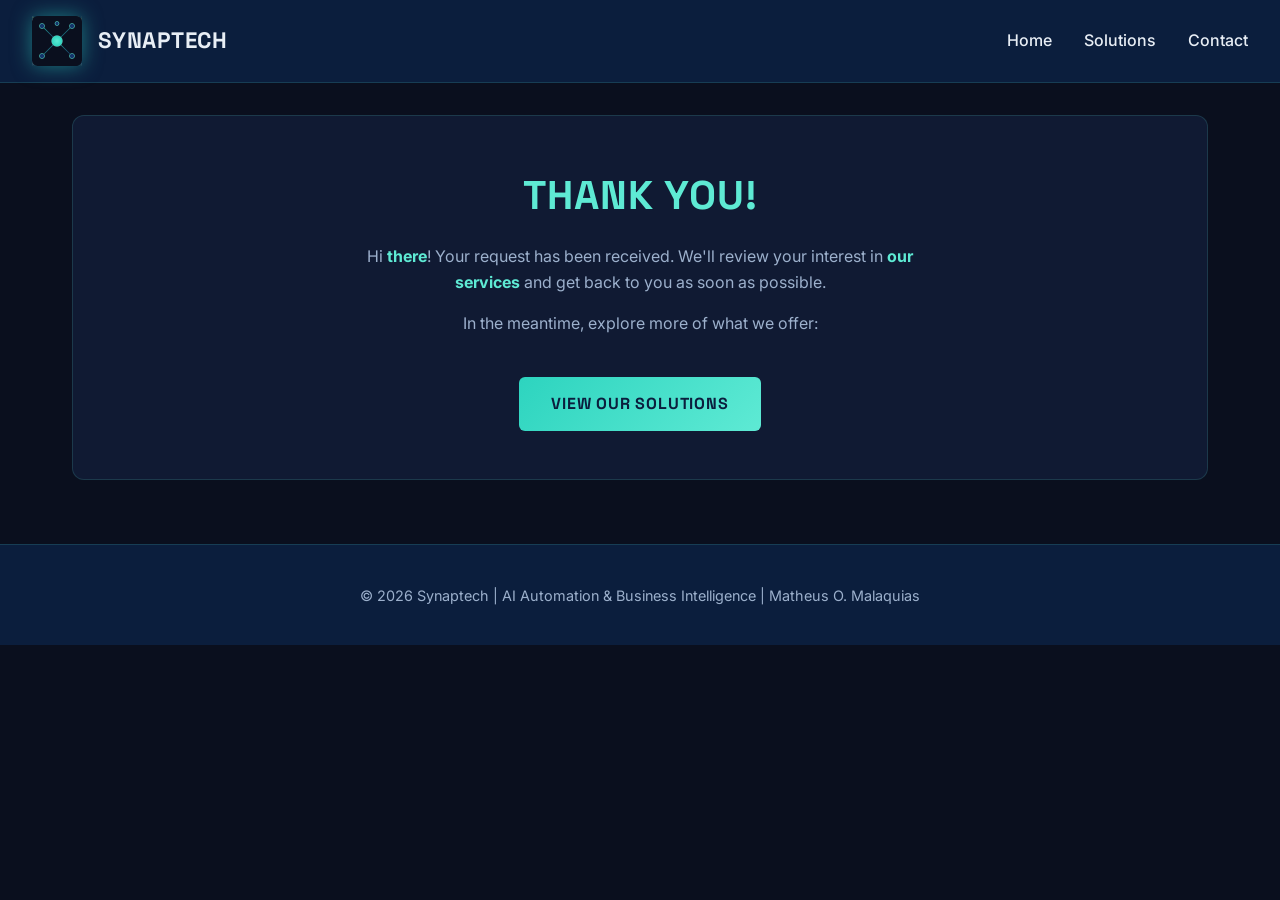
<file: SmartMind/thankyou.html>
<!DOCTYPE html>
<html lang="en">
<head>
  <meta charset="UTF-8">
  <meta name="viewport" content="width=device-width, initial-scale=1.0">
  <title>Thank You | Synaptech</title>
  <meta name="description" content="Thank you for contacting Synaptech. We'll be in touch shortly.">
  <meta name="author" content="Matheus O. Malaquias">
  <link rel="icon" href="images/favicon.svg" type="image/svg+xml">
  <link rel="preconnect" href="https://fonts.googleapis.com">
  <link rel="preconnect" href="https://fonts.gstatic.com" crossorigin>
  <link href="https://fonts.googleapis.com/css2?family=Space+Grotesk:wght@500;700&family=Inter:wght@400;500;600&display=swap" rel="stylesheet">
  <link rel="stylesheet" href="styles/styles.css">
  <link rel="stylesheet" href="styles/larger.css">
  <script src="scripts/main.js" type="module"></script>
</head>
<body>

  <header>
    <a href="index.html" class="logo">
      <img src="./images/synaptech.png" alt="Synaptech Logo" width="60" height="60">
      <h1>Synaptech</h1>
    </a>
    <button id="menu-button" class="hamburger" aria-label="Open navigation menu"></button>
    <nav>
      <ul id="nav-menu">
        <li><a href="index.html">Home</a></li>
        <li><a href="solutions.html">Solutions</a></li>
        <li><a href="contact.html">Contact</a></li>
      </ul>
    </nav>
  </header>

  <main>
    <section class="thankyou-section">
      <h2>Thank You!</h2>
      <p>
        Hi <strong id="submitted-name">there</strong>! Your request has been received.
        We'll review your interest in <strong id="submitted-service">our services</strong>
        and get back to you as soon as possible.
      </p>
      <p>In the meantime, explore more of what we offer:</p>
      <a href="solutions.html" class="cta-button">View Our Solutions</a>
    </section>
  </main>

  <footer>
    <p>&copy; <span id="current-year"></span>Synaptech | AI Automation &amp; Business Intelligence | Matheus O. Malaquias</p>
  </footer>

</body>
</html>
</file>
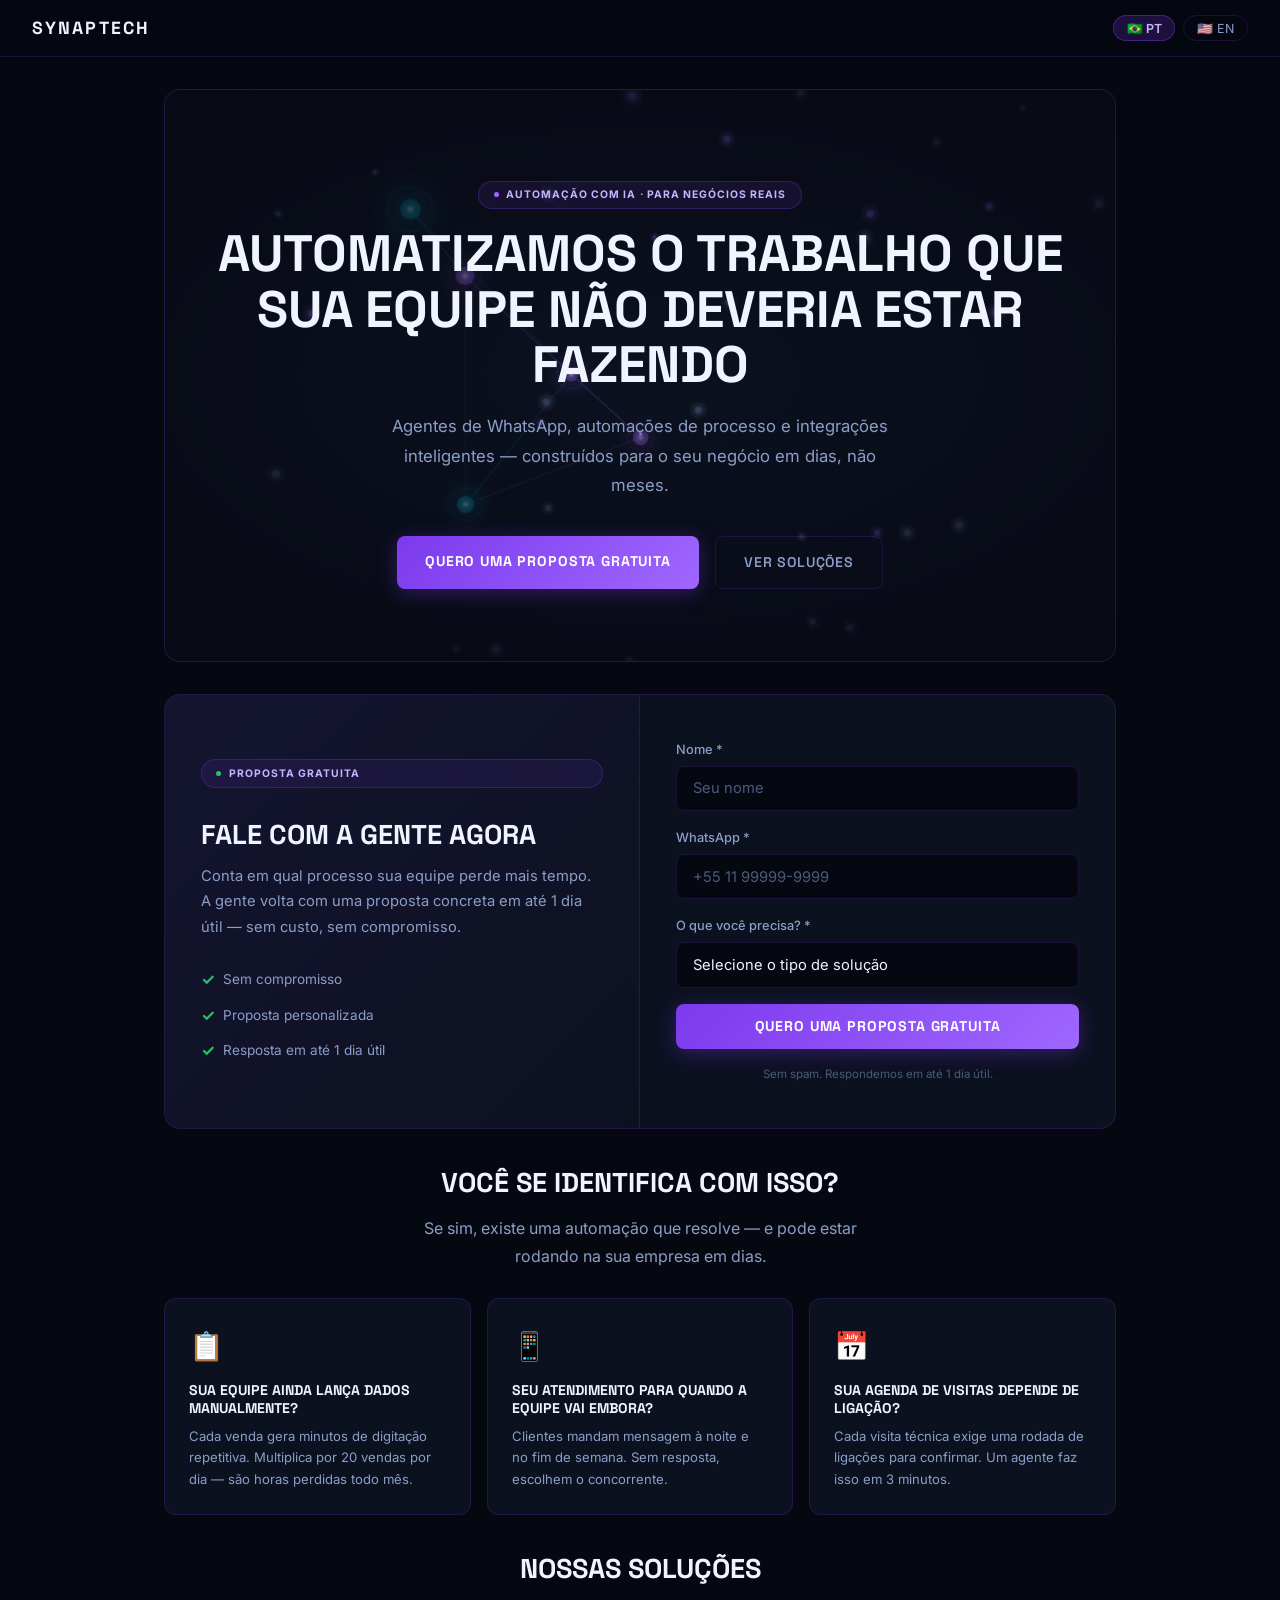
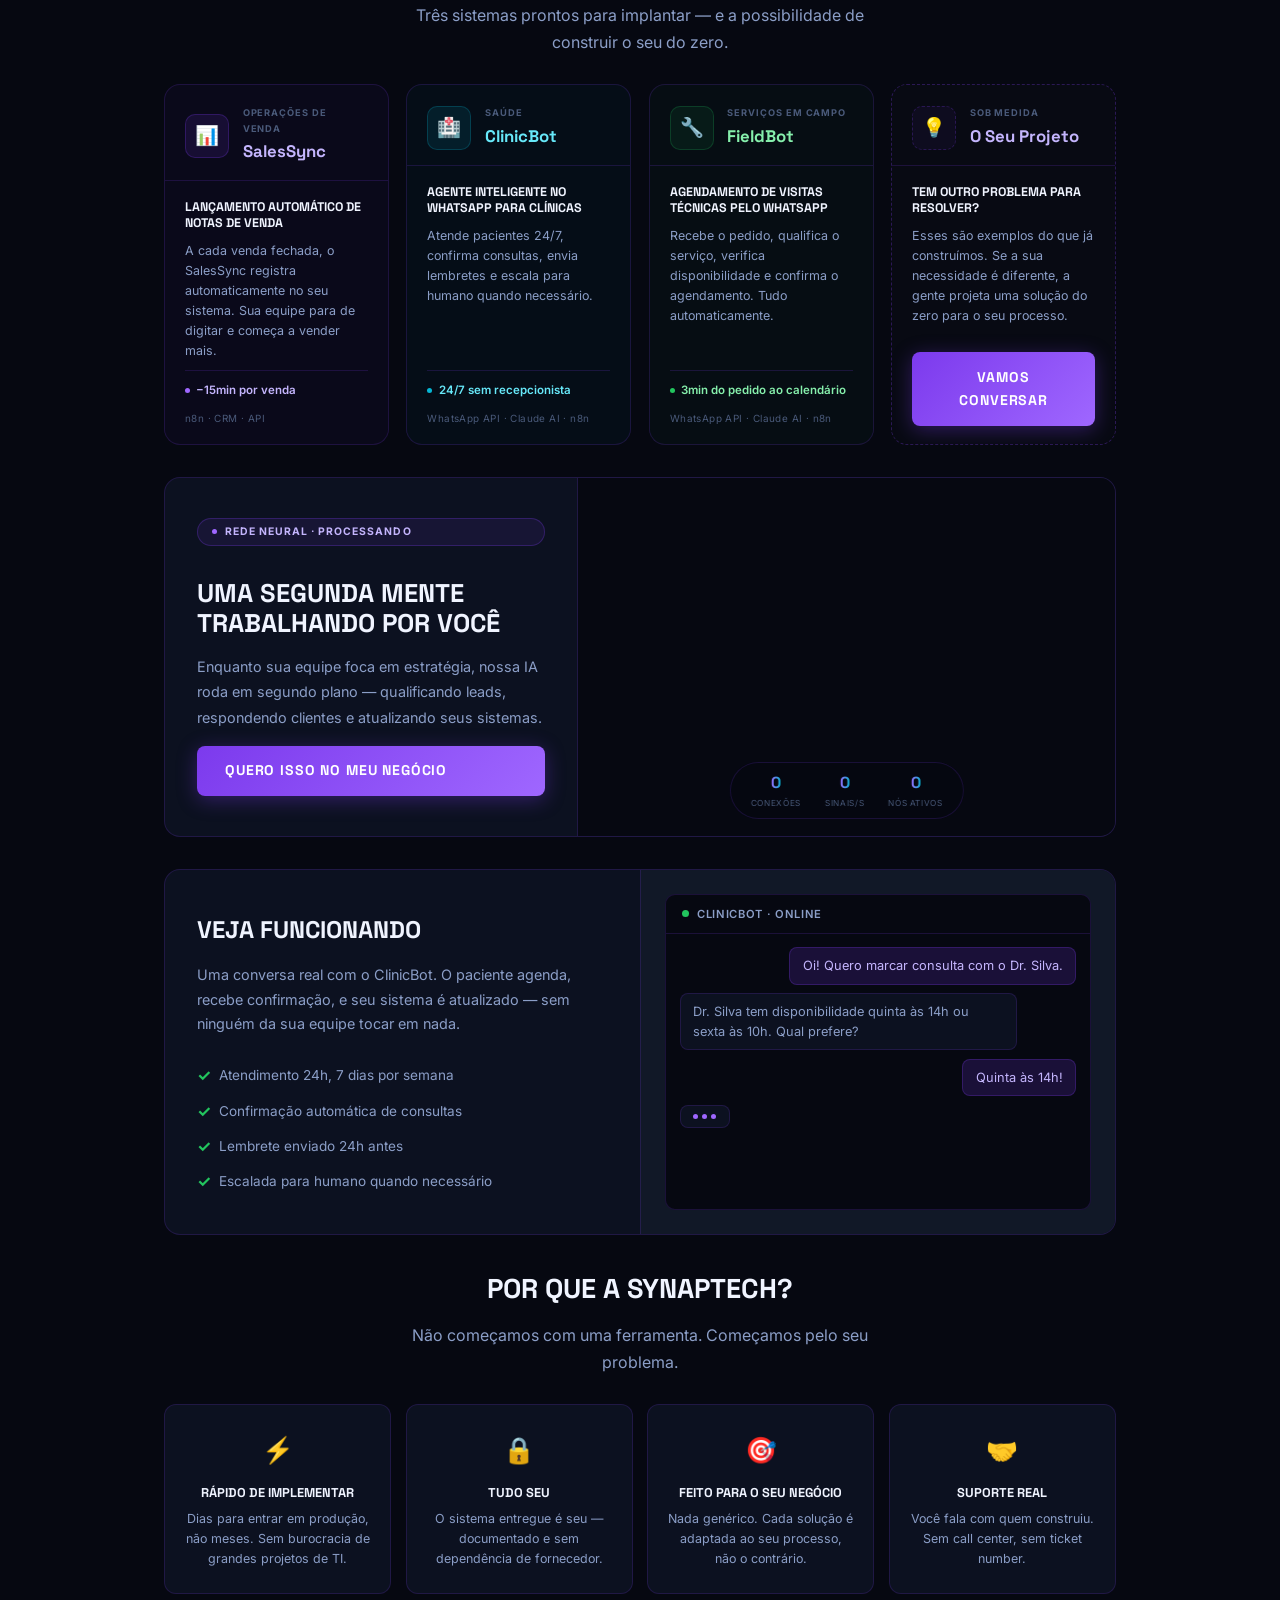
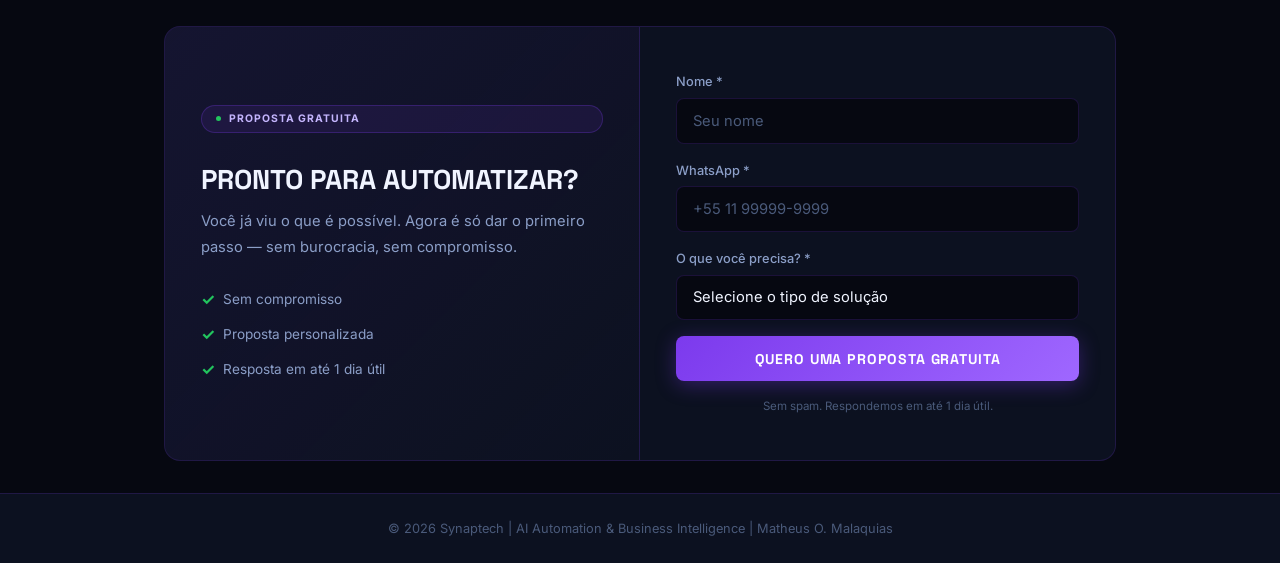
<file: Synaptech/landing.html>
<!DOCTYPE html>
<html lang="pt-BR">
<head>
  <meta charset="UTF-8">
  <meta name="viewport" content="width=device-width, initial-scale=1.0">
  <title>Synaptech — Automatizamos o Trabalho Que Sua Equipe Não Deveria Estar Fazendo</title>
  <meta name="description" content="Agentes de WhatsApp, automações de processo e integrações inteligentes — construídos para o seu negócio em dias, não meses.">
  <meta name="author" content="Matheus O. Malaquias">

  <!-- Open Graph (Meta Ads) -->
  <meta property="og:title" content="Synaptech — Automatizamos o Trabalho Manual do Seu Negócio">
  <meta property="og:description" content="Agentes de WhatsApp, automações e integrações inteligentes. Proposta gratuita em até 1 dia útil.">
  <meta property="og:type" content="website">

  <!-- ══════════════════════════════════════
       META PIXEL — Cole seu ID aqui
       ══════════════════════════════════════
  <script>
    !function(f,b,e,v,n,t,s){
      if(f.fbq)return;n=f.fbq=function(){n.callMethod?n.callMethod.apply(n,arguments):n.queue.push(arguments)};
      if(!f._fbq)f._fbq=n;n.push=n;n.loaded=!0;n.version='2.0';
      n.queue=[];t=b.createElement(e);t.async=!0;
      t.src=v;s=b.getElementsByTagName(e)[0];
      s.parentNode.insertBefore(t,s)
    }(window,document,'script','https://connect.facebook.net/en_US/fbevents.js');
    fbq('init', 'SEU_PIXEL_ID_AQUI');
    fbq('track', 'PageView');
  </script>
  <noscript>
    <img height="1" width="1" style="display:none" src="https://www.facebook.com/tr?id=SEU_PIXEL_ID_AQUI&ev=PageView&noscript=1"/>
  </noscript>
  -->

  <link rel="icon" href="images/synaptech.png" type="image/png">
  <link rel="preconnect" href="https://fonts.googleapis.com">
  <link rel="preconnect" href="https://fonts.gstatic.com" crossorigin>
  <link href="https://fonts.googleapis.com/css2?family=Space+Grotesk:wght@500;700&family=Inter:wght@400;500;600&display=swap" rel="stylesheet">
  <link rel="stylesheet" href="landing.css">
</head>
<body>

  <!-- ── HEADER ── -->
  <header class="lp-header">
    <a href="#" class="logo">
      <span class="logo-text">SYNAPTECH</span>
    </a>
    <div class="lang-switcher">
      <button class="lang-btn active" data-lang="pt" onclick="setLang('pt')">🇧🇷 PT</button>
      <button class="lang-btn" data-lang="en" onclick="setLang('en')">🇺🇸 EN</button>
    </div>
  </header>

  <main class="lp-main">

    <!-- ── 1. HERO ── -->
    <section class="hero-section">
      <canvas id="hero-canvas" aria-hidden="true"></canvas>
      <div class="hero-overlay"></div>
      <div class="hero-content">
        <div class="eyebrow">
          <span class="eyebrow-dot"></span>
          <span data-i18n="eyebrow">Automação com IA · Para Negócios Reais</span>
        </div>
        <h1 data-i18n="hero_title">
          Automatizamos o trabalho<br>que sua equipe<br>
          <span class="gradient-text">não deveria estar fazendo</span>
        </h1>
        <p data-i18n="hero_desc">
          Agentes de WhatsApp, automações de processo e integrações inteligentes —
          construídos para o seu negócio em dias, não meses.
        </p>
        <div class="hero-ctas">
          <a href="#formulario-topo" class="btn-primary" data-i18n="hero_cta">Quero uma Proposta Gratuita</a>
          <a href="#solucoes" class="btn-ghost" data-i18n="hero_cta2">Ver Soluções</a>
        </div>
      </div>
    </section>

    <!-- ── 2. FORMULÁRIO TOPO ── -->
    <section class="form-section" id="formulario-topo">
      <div class="form-grid">
        <div class="form-copy">
          <div class="eyebrow">
            <span class="eyebrow-dot green"></span>
            <span data-i18n="form_badge">Proposta Gratuita</span>
          </div>
          <h2 data-i18n="form_top_title">Fale com a gente agora</h2>
          <p data-i18n="form_top_desc">
            Conta em qual processo sua equipe perde mais tempo. A gente volta com
            uma proposta concreta em até 1 dia útil — sem custo, sem compromisso.
          </p>
          <ul class="check-list">
            <li data-i18n="check1">Sem compromisso</li>
            <li data-i18n="check2">Proposta personalizada</li>
            <li data-i18n="check3">Resposta em até 1 dia útil</li>
          </ul>
        </div>
        <div class="form-box">
          <form class="lead-form" id="form-top" onsubmit="submitForm(event, 'top')">
            <div class="field">
              <label data-i18n="field_name">Nome *</label>
              <input type="text" name="nome" required placeholder="Seu nome" data-i18n-ph="ph_name">
            </div>
            <div class="field">
              <label data-i18n="field_wpp">WhatsApp *</label>
              <input type="tel" name="whatsapp" required placeholder="+55 11 99999-9999">
            </div>
            <div class="field">
              <label data-i18n="field_need">O que você precisa? *</label>
              <select name="solucao" required class="select-field">
                <option value="" disabled selected data-i18n="sel_placeholder">Selecione o tipo de solução</option>
                <option value="whatsapp"   data-i18n="opt1">🤖 Agente de WhatsApp — quero automatizar atendimento</option>
                <option value="automacao"  data-i18n="opt2">⚙️ Automação de processo — tenho uma tarefa repetitiva</option>
                <option value="integracao" data-i18n="opt3">🔗 Integração de sistemas — quero conectar ferramentas</option>
                <option value="dados"      data-i18n="opt4">📊 Inteligência de dados — quero entender meus números</option>
                <option value="outro"      data-i18n="opt5">💡 Não sei ainda — quero conversar e descobrir</option>
              </select>
            </div>
            <button type="submit" class="btn-primary full" data-i18n="form_btn">Quero uma Proposta Gratuita</button>
            <p class="form-disclaimer" data-i18n="form_disclaimer">Sem spam. Respondemos em até 1 dia útil.</p>
          </form>
          <div class="form-success" id="success-top" style="display:none">
            <div class="success-icon">✅</div>
            <h3 data-i18n="success_title">Mensagem Recebida!</h3>
            <p data-i18n="success_desc">Retornamos com uma proposta em até 1 dia útil.</p>
          </div>
        </div>
      </div>
    </section>

    <!-- ── 3. PROBLEMA ── -->
    <section class="problem-section">
      <div class="section-header">
        <h2 data-i18n="prob_title">Você se identifica com isso?</h2>
        <p data-i18n="prob_sub">Se sim, existe uma automação que resolve — e pode estar rodando na sua empresa em dias.</p>
      </div>
      <div class="problem-grid">
        <div class="problem-card">
          <div class="problem-icon">📋</div>
          <h3 data-i18n="prob1_title">Sua equipe ainda lança dados manualmente?</h3>
          <p data-i18n="prob1_desc">Cada venda gera minutos de digitação repetitiva. Multiplica por 20 vendas por dia — são horas perdidas todo mês.</p>
        </div>
        <div class="problem-card">
          <div class="problem-icon">📱</div>
          <h3 data-i18n="prob2_title">Seu atendimento para quando a equipe vai embora?</h3>
          <p data-i18n="prob2_desc">Clientes mandam mensagem à noite e no fim de semana. Sem resposta, escolhem o concorrente.</p>
        </div>
        <div class="problem-card">
          <div class="problem-icon">📅</div>
          <h3 data-i18n="prob3_title">Sua agenda de visitas depende de ligação?</h3>
          <p data-i18n="prob3_desc">Cada visita técnica exige uma rodada de ligações para confirmar. Um agente faz isso em 3 minutos.</p>
        </div>
      </div>
    </section>

    <!-- ── 4. SOLUÇÕES ── -->
    <section class="solutions-section" id="solucoes">
      <div class="section-header">
        <h2 data-i18n="sol_title">Nossas Soluções</h2>
        <p data-i18n="sol_sub">Três sistemas prontos para implantar — e a possibilidade de construir o seu do zero.</p>
      </div>
      <div class="solutions-grid">

        <article class="sol-card sol-violet">
          <div class="sol-card__header">
            <div class="sol-card__icon">📊</div>
            <div>
              <div class="sol-card__tag" data-i18n="p1_tag">Operações de Venda</div>
              <div class="sol-card__name violet" >SalesSync</div>
            </div>
          </div>
          <div class="sol-card__body">
            <h3 data-i18n="p1_headline">Lançamento automático de notas de venda</h3>
            <p data-i18n="p1_desc">A cada venda fechada, o SalesSync registra automaticamente no seu sistema. Sua equipe para de digitar e começa a vender mais.</p>
            <div class="sol-card__result">
              <span class="result-dot violet"></span>
              <span data-i18n="p1_result">−15min por venda</span>
            </div>
            <div class="sol-card__tech">n8n · CRM · API</div>
          </div>
        </article>

        <article class="sol-card sol-cyan">
          <div class="sol-card__header">
            <div class="sol-card__icon">🏥</div>
            <div>
              <div class="sol-card__tag" data-i18n="p2_tag">Saúde</div>
              <div class="sol-card__name cyan">ClinicBot</div>
            </div>
          </div>
          <div class="sol-card__body">
            <h3 data-i18n="p2_headline">Agente inteligente no WhatsApp para clínicas</h3>
            <p data-i18n="p2_desc">Atende pacientes 24/7, confirma consultas, envia lembretes e escala para humano quando necessário.</p>
            <div class="sol-card__result">
              <span class="result-dot cyan"></span>
              <span data-i18n="p2_result">24/7 sem recepcionista</span>
            </div>
            <div class="sol-card__tech">WhatsApp API · Claude AI · n8n</div>
          </div>
        </article>

        <article class="sol-card sol-green">
          <div class="sol-card__header">
            <div class="sol-card__icon">🔧</div>
            <div>
              <div class="sol-card__tag" data-i18n="p3_tag">Serviços em Campo</div>
              <div class="sol-card__name green">FieldBot</div>
            </div>
          </div>
          <div class="sol-card__body">
            <h3 data-i18n="p3_headline">Agendamento de visitas técnicas pelo WhatsApp</h3>
            <p data-i18n="p3_desc">Recebe o pedido, qualifica o serviço, verifica disponibilidade e confirma o agendamento. Tudo automaticamente.</p>
            <div class="sol-card__result">
              <span class="result-dot green"></span>
              <span data-i18n="p3_result">3min do pedido ao calendário</span>
            </div>
            <div class="sol-card__tech">WhatsApp API · Claude AI · n8n</div>
          </div>
        </article>

        <article class="sol-card sol-custom">
          <div class="sol-card__header">
            <div class="sol-card__icon">💡</div>
            <div>
              <div class="sol-card__tag" data-i18n="p4_tag">Sob Medida</div>
              <div class="sol-card__name violet" data-i18n="p4_name">O Seu Projeto</div>
            </div>
          </div>
          <div class="sol-card__body">
            <h3 data-i18n="p4_headline">Tem outro problema para resolver?</h3>
            <p data-i18n="p4_desc">Esses são exemplos do que já construímos. Se a sua necessidade é diferente, a gente projeta uma solução do zero para o seu processo.</p>
            <a href="#formulario-final" class="btn-primary" style="margin-top:auto;text-align:center" data-i18n="p4_cta">Vamos Conversar</a>
          </div>
        </article>

      </div>
    </section>

    <!-- ── 5. SEGUNDA MENTE ── -->
    <section class="mind-section">
      <div class="mind-copy">
        <div class="eyebrow">
          <span class="eyebrow-dot"></span>
          <span data-i18n="mind_eyebrow">Rede Neural · Processando</span>
        </div>
        <h2 data-i18n="mind_title">Uma segunda mente trabalhando por você</h2>
        <p data-i18n="mind_desc">
          Enquanto sua equipe foca em estratégia, nossa IA roda em segundo plano —
          qualificando leads, respondendo clientes e atualizando seus sistemas.
        </p>
        <a href="#formulario-topo" class="btn-primary" data-i18n="mind_cta">Quero isso no meu negócio</a>
      </div>
      <div class="mind-canvas-wrap">
        <canvas id="mind-canvas" aria-hidden="true"></canvas>
        <div class="mind-counters">
          <div class="mind-counter">
            <span class="counter-val" id="cnt-connections">0</span>
            <span class="counter-lbl" data-i18n="cnt1">conexões</span>
          </div>
          <div class="mind-counter">
            <span class="counter-val" id="cnt-signals">0</span>
            <span class="counter-lbl" data-i18n="cnt2">sinais/s</span>
          </div>
          <div class="mind-counter">
            <span class="counter-val" id="cnt-nodes">0</span>
            <span class="counter-lbl" data-i18n="cnt3">nós ativos</span>
          </div>
        </div>
      </div>
    </section>

    <!-- ── 6. CHAT DEMO ── -->
    <section class="chat-section">
      <div class="chat-copy">
        <h2 data-i18n="chat_title">Veja funcionando</h2>
        <p data-i18n="chat_desc">
          Uma conversa real com o ClinicBot. O paciente agenda, recebe confirmação,
          e seu sistema é atualizado — sem ninguém da sua equipe tocar em nada.
        </p>
        <ul class="check-list">
          <li data-i18n="chat_c1">Atendimento 24h, 7 dias por semana</li>
          <li data-i18n="chat_c2">Confirmação automática de consultas</li>
          <li data-i18n="chat_c3">Lembrete enviado 24h antes</li>
          <li data-i18n="chat_c4">Escalada para humano quando necessário</li>
        </ul>
      </div>
      <div class="chat-demo">
        <div class="chat-window">
          <div class="chat-header">
            <span class="status-dot"></span>
            <span data-i18n="chat_hdr">ClinicBot · Online</span>
          </div>
          <div class="chat-body" id="chat-body">
            <div class="msg msg--user" data-i18n="msg1">Oi! Quero marcar consulta com o Dr. Silva.</div>
            <div class="msg msg--ai" data-i18n="msg2">Dr. Silva tem disponibilidade quinta às 14h ou sexta às 10h. Qual prefere?</div>
            <div class="msg msg--user" data-i18n="msg3">Quinta às 14h!</div>
            <div class="typing-indicator" id="typing">
              <span></span><span></span><span></span>
            </div>
          </div>
        </div>
      </div>
    </section>

    <!-- ── 7. POR QUE SYNAPTECH ── -->
    <section class="reasons-section">
      <div class="section-header">
        <h2 data-i18n="why_title">Por que a Synaptech?</h2>
        <p data-i18n="why_sub">Não começamos com uma ferramenta. Começamos pelo seu problema.</p>
      </div>
      <div class="reasons-grid">
        <div class="reason-card">
          <div class="reason-icon">⚡</div>
          <h3 data-i18n="r1_title">Rápido de implementar</h3>
          <p data-i18n="r1_desc">Dias para entrar em produção, não meses. Sem burocracia de grandes projetos de TI.</p>
        </div>
        <div class="reason-card">
          <div class="reason-icon">🔒</div>
          <h3 data-i18n="r2_title">Tudo seu</h3>
          <p data-i18n="r2_desc">O sistema entregue é seu — documentado e sem dependência de fornecedor.</p>
        </div>
        <div class="reason-card">
          <div class="reason-icon">🎯</div>
          <h3 data-i18n="r3_title">Feito para o seu negócio</h3>
          <p data-i18n="r3_desc">Nada genérico. Cada solução é adaptada ao seu processo, não o contrário.</p>
        </div>
        <div class="reason-card">
          <div class="reason-icon">🤝</div>
          <h3 data-i18n="r4_title">Suporte real</h3>
          <p data-i18n="r4_desc">Você fala com quem construiu. Sem call center, sem ticket number.</p>
        </div>
      </div>
    </section>

    <!-- ── 8. FORMULÁRIO FINAL ── -->
    <section class="form-section" id="formulario-final">
      <div class="form-grid">
        <div class="form-copy">
          <div class="eyebrow">
            <span class="eyebrow-dot green"></span>
            <span data-i18n="form_badge">Proposta Gratuita</span>
          </div>
          <h2 data-i18n="form_bottom_title">Pronto para automatizar?</h2>
          <p data-i18n="form_bottom_desc">
            Você já viu o que é possível. Agora é só dar o primeiro passo —
            sem burocracia, sem compromisso. A gente analisa e volta com uma
            proposta feita para o seu negócio.
          </p>
          <ul class="check-list">
            <li data-i18n="check1">Sem compromisso</li>
            <li data-i18n="check2">Proposta personalizada</li>
            <li data-i18n="check3">Resposta em até 1 dia útil</li>
          </ul>
        </div>
        <div class="form-box">
          <form class="lead-form" id="form-bottom" onsubmit="submitForm(event, 'bottom')">
            <div class="field">
              <label data-i18n="field_name">Nome *</label>
              <input type="text" name="nome" required placeholder="Seu nome" data-i18n-ph="ph_name">
            </div>
            <div class="field">
              <label data-i18n="field_wpp">WhatsApp *</label>
              <input type="tel" name="whatsapp" required placeholder="+55 11 99999-9999">
            </div>
            <div class="field">
              <label data-i18n="field_need">O que você precisa? *</label>
              <select name="solucao" required class="select-field">
                <option value="" disabled selected data-i18n="sel_placeholder">Selecione o tipo de solução</option>
                <option value="whatsapp"   data-i18n="opt1">🤖 Agente de WhatsApp — quero automatizar atendimento</option>
                <option value="automacao"  data-i18n="opt2">⚙️ Automação de processo — tenho uma tarefa repetitiva</option>
                <option value="integracao" data-i18n="opt3">🔗 Integração de sistemas — quero conectar ferramentas</option>
                <option value="dados"      data-i18n="opt4">📊 Inteligência de dados — quero entender meus números</option>
                <option value="outro"      data-i18n="opt5">💡 Não sei ainda — quero conversar e descobrir</option>
              </select>
            </div>
            <button type="submit" class="btn-primary full" data-i18n="form_btn">Quero uma Proposta Gratuita</button>
            <p class="form-disclaimer" data-i18n="form_disclaimer">Sem spam. Respondemos em até 1 dia útil.</p>
          </form>
          <div class="form-success" id="success-bottom" style="display:none">
            <div class="success-icon">✅</div>
            <h3 data-i18n="success_title">Mensagem Recebida!</h3>
            <p data-i18n="success_desc">Retornamos com uma proposta em até 1 dia útil.</p>
          </div>
        </div>
      </div>
    </section>

  </main>

  <footer class="lp-footer">
    <p>© <span id="footer-year"></span> Synaptech | AI Automation & Business Intelligence | Matheus O. Malaquias</p>
  </footer>

  <script src="landing.js"></script>
</body>
</html>
</file>
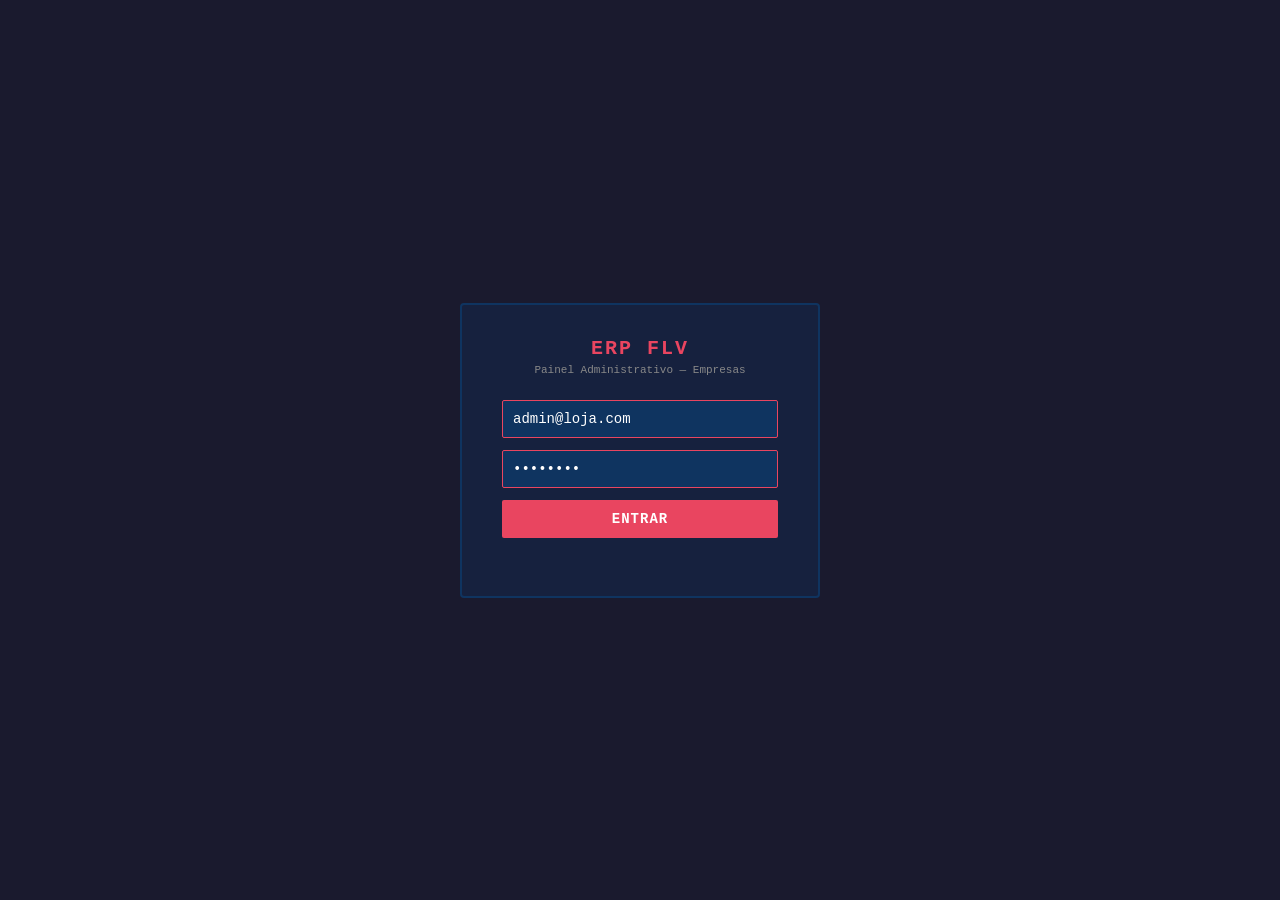
<file: erp/backend/app/static/empresas.html>
<!DOCTYPE html>
<html lang="pt-BR">
<head>
<meta charset="UTF-8">
<meta name="viewport" content="width=device-width, initial-scale=1.0">
<title>ERP FLV — Gerenciar Empresas</title>
<style>
  * { box-sizing: border-box; margin: 0; padding: 0; }
  body {
    font-family: 'Courier New', Courier, monospace;
    background: #1a1a2e;
    color: #e0e0e0;
    min-height: 100vh;
    font-size: 14px;
  }

  /* ── LOGIN ── */
  #tela-login {
    display: flex; align-items: center; justify-content: center; height: 100vh;
  }
  .login-box {
    background: #16213e; border: 2px solid #0f3460; border-radius: 4px;
    padding: 32px 40px; width: 360px; text-align: center;
  }
  .login-box h1 { font-size: 20px; color: #e94560; margin-bottom: 4px; letter-spacing: 2px; }
  .login-box p  { color: #888; font-size: 11px; margin-bottom: 24px; }
  .login-box input {
    width: 100%; padding: 10px; margin-bottom: 12px;
    background: #0f3460; border: 1px solid #e94560;
    color: #fff; border-radius: 2px; font-family: inherit; font-size: 14px;
  }
  .btn-primary {
    width: 100%; padding: 11px; background: #e94560; color: #fff; border: none;
    font-size: 14px; font-weight: bold; cursor: pointer;
    font-family: inherit; letter-spacing: 1px; border-radius: 2px;
  }
  .btn-primary:hover { background: #c73652; }
  .login-erro { color: #e94560; font-size: 12px; margin-top: 8px; min-height: 18px; }

  /* ── LAYOUT ── */
  #tela-admin { display: none; flex-direction: column; min-height: 100vh; }

  .topbar {
    background: #0f3460; padding: 10px 20px;
    display: flex; align-items: center; justify-content: space-between;
    border-bottom: 2px solid #e94560; position: sticky; top: 0; z-index: 10;
  }
  .topbar-logo { color: #e94560; font-weight: bold; font-size: 18px; letter-spacing: 2px; }
  .topbar-sub  { color: #888; font-size: 12px; margin-top: 2px; }
  .topbar-dir  { display: flex; align-items: center; gap: 12px; }
  .btn-sair {
    background: #e94560; color: #fff; border: none;
    padding: 6px 14px; cursor: pointer; font-family: inherit; font-size: 12px; border-radius: 2px;
  }
  .btn-pdv {
    background: #0f3460; color: #aaa; border: 1px solid #1a4a8a;
    padding: 6px 14px; cursor: pointer; font-family: inherit; font-size: 12px; border-radius: 2px;
    text-decoration: none; display: inline-block;
  }
  .btn-pdv:hover { background: #1a4a8a; color: #fff; }

  .main-content { padding: 24px; max-width: 1200px; margin: 0 auto; width: 100%; }

  /* ── STATS CARDS ── */
  .stats-grid {
    display: grid; grid-template-columns: repeat(4, 1fr); gap: 12px; margin-bottom: 24px;
  }
  .stat-card {
    background: #16213e; border: 1px solid #0f3460; border-radius: 4px; padding: 16px; text-align: center;
  }
  .stat-label { color: #888; font-size: 11px; letter-spacing: 1px; margin-bottom: 6px; }
  .stat-valor { font-size: 28px; font-weight: bold; }
  .stat-card.total  .stat-valor { color: #e94560; }
  .stat-card.ativas .stat-valor { color: #27ae60; }
  .stat-card.inativas .stat-valor { color: #888; }
  .stat-card.planos .stat-valor { color: #66d9e8; }

  /* ── TOOLBAR ── */
  .toolbar {
    display: flex; align-items: center; justify-content: space-between;
    margin-bottom: 16px; gap: 12px; flex-wrap: wrap;
  }
  .toolbar-esq { display: flex; gap: 8px; align-items: center; }
  .toolbar h2 { color: #fff; font-size: 16px; letter-spacing: 1px; }
  .btn-novo {
    background: #e94560; color: #fff; border: none;
    padding: 8px 18px; cursor: pointer; font-family: inherit; font-size: 13px;
    border-radius: 2px; font-weight: bold; letter-spacing: 1px;
  }
  .btn-novo:hover { background: #c73652; }
  .filtro-status {
    padding: 7px 10px; background: #0f3460; border: 1px solid #1a4a8a;
    color: #fff; font-family: inherit; font-size: 12px; border-radius: 2px;
  }

  /* ── TABELA ── */
  .tabela-wrap { background: #16213e; border: 1px solid #0f3460; border-radius: 4px; overflow: hidden; }
  table { width: 100%; border-collapse: collapse; }
  thead th {
    background: #0f3460; color: #aaa; font-size: 11px; padding: 10px 12px;
    text-align: left; border-bottom: 1px solid #1a4a8a; letter-spacing: 1px;
  }
  tbody tr { border-bottom: 1px solid #1a2a4a; transition: background 0.1s; }
  tbody tr:hover { background: #1a2a4a; }
  tbody td { padding: 10px 12px; font-size: 13px; }
  .badge-ativo   { background: #1a5c3a; color: #27ae60; padding: 2px 8px; border-radius: 10px; font-size: 11px; }
  .badge-inativo { background: #2a1a1a; color: #888;    padding: 2px 8px; border-radius: 10px; font-size: 11px; }
  .badge-plano   { background: #0f3460; color: #66d9e8; padding: 2px 8px; border-radius: 10px; font-size: 11px; }
  .api-key-cell { font-family: monospace; color: #888; font-size: 11px; }

  .btn-acao-sm {
    padding: 3px 10px; border-radius: 2px; font-size: 11px;
    cursor: pointer; font-family: inherit; border: 1px solid;
    margin: 1px; white-space: nowrap;
  }
  .btn-editar   { background: #0f3460; color: #66d9e8; border-color: #1a4a8a; }
  .btn-editar:hover { background: #1a4a8a; }
  .btn-apikey   { background: #1a3a1a; color: #27ae60; border-color: #27ae60; }
  .btn-apikey:hover { background: #27ae60; color: #000; }
  .btn-toggle   { background: #2a2a1a; color: #ffcc80; border-color: #856a00; }
  .btn-toggle:hover { background: #856a00; color: #fff; }
  .btn-excluir  { background: #2a0a0a; color: #e94560; border-color: #660000; }
  .btn-excluir:hover { background: #e94560; color: #fff; }

  /* ── MODAL ── */
  .modal-overlay {
    display: none; position: fixed; inset: 0;
    background: rgba(0,0,0,0.8); z-index: 100;
    align-items: center; justify-content: center;
  }
  .modal-overlay.ativo { display: flex; }
  .modal {
    background: #16213e; border: 2px solid #0f3460;
    border-radius: 4px; width: 520px; max-width: 95vw; max-height: 90vh; overflow-y: auto;
  }
  .modal-titulo {
    background: #0f3460; padding: 12px 16px; color: #fff;
    font-weight: bold; font-size: 14px; letter-spacing: 1px;
    border-bottom: 1px solid #1a4a8a;
    display: flex; justify-content: space-between; align-items: center;
  }
  .modal-fechar { cursor: pointer; color: #e94560; font-size: 18px; background: none; border: none; }
  .modal-body { padding: 20px; }

  .form-row { display: grid; grid-template-columns: 1fr 1fr; gap: 12px; margin-bottom: 12px; }
  .form-row.full { grid-template-columns: 1fr; }
  .form-group { display: flex; flex-direction: column; gap: 4px; }
  .form-group label { color: #888; font-size: 11px; letter-spacing: 1px; }
  .form-group input, .form-group select, .form-group textarea {
    padding: 9px; background: #0f3460; border: 1px solid #1a4a8a;
    color: #fff; font-family: inherit; font-size: 13px; border-radius: 2px;
  }
  .form-group textarea { resize: vertical; min-height: 60px; }
  .form-group input:focus, .form-group select:focus { border-color: #e94560; outline: none; }

  .modal-footer { display: flex; gap: 8px; justify-content: flex-end; margin-top: 16px; }
  .btn-cancel {
    padding: 9px 20px; background: #0f3460; color: #aaa; border: 1px solid #1a4a8a;
    cursor: pointer; font-family: inherit; font-size: 13px; border-radius: 2px;
  }

  /* ── API KEY MODAL ── */
  .apikey-box {
    background: #0a0a1a; border: 1px solid #27ae60; border-radius: 3px;
    padding: 12px 16px; font-family: monospace; font-size: 14px; color: #27ae60;
    word-break: break-all; margin: 12px 0; text-align: center; letter-spacing: 1px;
  }
  .apikey-aviso { color: #e94560; font-size: 12px; text-align: center; margin-bottom: 8px; }

  /* ── NOTIF ── */
  #notif {
    position: fixed; bottom: 20px; left: 50%; transform: translateX(-50%);
    background: #0f3460; border: 1px solid #e94560; color: #fff;
    padding: 10px 24px; border-radius: 4px; font-size: 13px;
    opacity: 0; transition: opacity 0.3s; z-index: 999; pointer-events: none;
  }
  #notif.visivel { opacity: 1; }
  #notif.ok   { border-color: #27ae60; background: #1a3a2a; }
  #notif.erro { border-color: #e94560; background: #3a1a1a; }

  /* ── VAZIO ── */
  .empty-state {
    text-align: center; padding: 48px; color: #555;
  }
  .empty-state .icon { font-size: 48px; margin-bottom: 12px; }

  ::-webkit-scrollbar { width: 6px; }
  ::-webkit-scrollbar-track { background: #16213e; }
  ::-webkit-scrollbar-thumb { background: #0f3460; border-radius: 3px; }
</style>
</head>
<body>

<!-- LOGIN -->
<div id="tela-login">
  <div class="login-box">
    <h1>ERP FLV</h1>
    <p>Painel Administrativo — Empresas</p>
    <input type="email" id="login-email" placeholder="Email" value="admin@loja.com">
    <input type="password" id="login-senha" placeholder="Senha" value="admin123">
    <button class="btn-primary" onclick="fazerLogin()">ENTRAR</button>
    <div class="login-erro" id="login-erro"></div>
  </div>
</div>

<!-- ADMIN -->
<div id="tela-admin">
  <div class="topbar">
    <div>
      <div class="topbar-logo">ERP FLV — ADMIN</div>
      <div class="topbar-sub">Gerenciamento de Empresas</div>
    </div>
    <div class="topbar-dir">
      <span style="color:#888;font-size:12px" id="operador-nome"></span>
      <a href="/" class="btn-pdv">← Ir para o PDV</a>
      <button class="btn-sair" onclick="sair()">SAIR</button>
    </div>
  </div>

  <div class="main-content">
    <!-- Stats -->
    <div class="stats-grid">
      <div class="stat-card total">
        <div class="stat-label">TOTAL EMPRESAS</div>
        <div class="stat-valor" id="stat-total">0</div>
      </div>
      <div class="stat-card ativas">
        <div class="stat-label">ATIVAS</div>
        <div class="stat-valor" id="stat-ativas">0</div>
      </div>
      <div class="stat-card inativas">
        <div class="stat-label">INATIVAS</div>
        <div class="stat-valor" id="stat-inativas">0</div>
      </div>
      <div class="stat-card planos">
        <div class="stat-label">PLANO PREMIUM</div>
        <div class="stat-valor" id="stat-premium">0</div>
      </div>
    </div>

    <!-- Toolbar -->
    <div class="toolbar">
      <div class="toolbar-esq">
        <h2>EMPRESAS CADASTRADAS</h2>
        <select class="filtro-status" onchange="filtrar(this.value)">
          <option value="">Todas</option>
          <option value="true">Ativas</option>
          <option value="false">Inativas</option>
        </select>
      </div>
      <button class="btn-novo" onclick="abrirModalNovo()">+ NOVA EMPRESA</button>
    </div>

    <!-- Tabela -->
    <div class="tabela-wrap">
      <table>
        <thead>
          <tr>
            <th>Empresa</th>
            <th>CNPJ</th>
            <th>Contato</th>
            <th>Plano</th>
            <th>API Key</th>
            <th>Status</th>
            <th>Cadastro</th>
            <th>Ações</th>
          </tr>
        </thead>
        <tbody id="tbody-empresas">
          <tr><td colspan="8">
            <div class="empty-state">
              <div class="icon">🏢</div>
              <div>Carregando empresas...</div>
            </div>
          </td></tr>
        </tbody>
      </table>
    </div>
  </div>
</div>

<!-- MODAL: CADASTRAR / EDITAR EMPRESA -->
<div class="modal-overlay" id="modal-empresa">
  <div class="modal">
    <div class="modal-titulo">
      <span id="modal-empresa-titulo">NOVA EMPRESA</span>
      <button class="modal-fechar" onclick="fecharModal('modal-empresa')">✕</button>
    </div>
    <div class="modal-body">
      <input type="hidden" id="empresa-id">
      <div class="form-row">
        <div class="form-group" style="grid-column:span 2">
          <label>NOME DA EMPRESA *</label>
          <input type="text" id="emp-nome" placeholder="Ex: Mercado do João">
        </div>
      </div>
      <div class="form-row">
        <div class="form-group">
          <label>CNPJ</label>
          <input type="text" id="emp-cnpj" placeholder="00.000.000/0001-00">
        </div>
        <div class="form-group">
          <label>TELEFONE</label>
          <input type="text" id="emp-telefone" placeholder="(11) 99999-9999">
        </div>
      </div>
      <div class="form-row">
        <div class="form-group" style="grid-column:span 2">
          <label>E-MAIL</label>
          <input type="email" id="emp-email" placeholder="contato@empresa.com">
        </div>
      </div>
      <div class="form-row">
        <div class="form-group">
          <label>CIDADE</label>
          <input type="text" id="emp-cidade" placeholder="São Paulo">
        </div>
        <div class="form-group">
          <label>ESTADO</label>
          <select id="emp-estado">
            <option value="">Selecione</option>
            <option>AC</option><option>AL</option><option>AP</option><option>AM</option>
            <option>BA</option><option>CE</option><option>DF</option><option>ES</option>
            <option>GO</option><option>MA</option><option>MT</option><option>MS</option>
            <option>MG</option><option>PA</option><option>PB</option><option>PR</option>
            <option>PE</option><option>PI</option><option>RJ</option><option>RN</option>
            <option>RS</option><option>RO</option><option>RR</option><option>SC</option>
            <option selected>SP</option><option>SE</option><option>TO</option>
          </select>
        </div>
      </div>
      <div class="form-row">
        <div class="form-group">
          <label>PLANO</label>
          <select id="emp-plano">
            <option value="basico">Básico</option>
            <option value="profissional">Profissional</option>
            <option value="premium">Premium</option>
          </select>
        </div>
        <div class="form-group" id="grupo-ativo" style="display:none">
          <label>STATUS</label>
          <select id="emp-ativo">
            <option value="true">Ativa</option>
            <option value="false">Inativa</option>
          </select>
        </div>
      </div>
      <div class="form-row full">
        <div class="form-group">
          <label>OBSERVAÇÃO</label>
          <textarea id="emp-obs" placeholder="Notas internas sobre esta empresa..."></textarea>
        </div>
      </div>
      <div class="modal-footer">
        <button class="btn-cancel" onclick="fecharModal('modal-empresa')">Cancelar</button>
        <button class="btn-primary" style="width:auto;padding:9px 24px" onclick="salvarEmpresa()">SALVAR</button>
      </div>
    </div>
  </div>
</div>

<!-- MODAL: API KEY -->
<div class="modal-overlay" id="modal-apikey">
  <div class="modal" style="width:460px">
    <div class="modal-titulo">
      🔑 API KEY GERADA
      <button class="modal-fechar" onclick="fecharModal('modal-apikey')">✕</button>
    </div>
    <div class="modal-body">
      <p class="apikey-aviso">⚠️ Copie agora! Esta chave não será exibida novamente.</p>
      <div class="apikey-box" id="apikey-valor"></div>
      <p style="color:#888;font-size:12px;text-align:center;margin-bottom:16px">
        Use no header <code style="color:#66d9e8">X-N8N-Secret</code> ou como autenticação da instância
      </p>
      <button class="btn-primary" onclick="copiarApiKey()">📋 COPIAR API KEY</button>
    </div>
  </div>
</div>

<div id="notif"></div>

<script>
const API = '/api/v1';
let token = localStorage.getItem('erp_token') || '';
let usuario = JSON.parse(localStorage.getItem('erp_usuario') || 'null');
let empresasCache = [];

// ── Helpers ─────────────────────────────────────────────────
async function api(method, path, body = null) {
  const opts = {
    method,
    headers: { 'Content-Type': 'application/json', 'Authorization': `Bearer ${token}` }
  };
  if (body) opts.body = JSON.stringify(body);
  const r = await fetch(API + path, opts);
  if (r.status === 401) { sair(); return null; }
  if (r.status === 204) return null;
  const data = await r.json().catch(() => ({}));
  if (!r.ok) throw new Error(data.detail || 'Erro desconhecido');
  return data;
}

function notif(msg, tipo = 'ok', ms = 3500) {
  const el = document.getElementById('notif');
  el.textContent = msg;
  el.className = `visivel ${tipo}`;
  clearTimeout(notif._t);
  notif._t = setTimeout(() => el.className = '', ms);
}

function fecharModal(id) { document.getElementById(id).classList.remove('ativo'); }
function abrirModal(id)  { document.getElementById(id).classList.add('ativo'); }

function fmtData(iso) {
  if (!iso) return '—';
  return new Date(iso).toLocaleDateString('pt-BR');
}

// ── Login ────────────────────────────────────────────────────
async function fazerLogin() {
  const email = document.getElementById('login-email').value.trim();
  const senha = document.getElementById('login-senha').value;
  document.getElementById('login-erro').textContent = '';
  try {
    const r = await fetch(API + '/auth/login', {
      method: 'POST',
      headers: { 'Content-Type': 'application/json' },
      body: JSON.stringify({ email, senha })
    });
    const data = await r.json();
    if (!r.ok) throw new Error(data.detail || 'Credenciais inválidas');
    if (data.usuario?.perfil !== 'admin') throw new Error('Acesso restrito a administradores');
    token = data.access_token;
    usuario = data.usuario;
    localStorage.setItem('erp_token', token);
    localStorage.setItem('erp_usuario', JSON.stringify(usuario));
    entrarNoAdmin();
  } catch(e) {
    document.getElementById('login-erro').textContent = e.message;
  }
}

async function entrarNoAdmin() {
  if (usuario?.perfil !== 'admin') {
    document.getElementById('login-erro').textContent = 'Acesso restrito a administradores';
    return;
  }
  document.getElementById('tela-login').style.display = 'none';
  document.getElementById('tela-admin').style.display = 'flex';
  document.getElementById('operador-nome').textContent = '👤 ' + (usuario?.nome || '');
  await carregarEmpresas();
}

// ── Empresas ─────────────────────────────────────────────────
async function carregarEmpresas(apenasAtivo = null) {
  try {
    let url = '/empresas';
    if (apenasAtivo !== null) url += `?ativo=${apenasAtivo}`;
    empresasCache = await api('GET', url) || [];
    renderTabela(empresasCache);
    atualizarStats(empresasCache);
  } catch(e) {
    notif('Erro ao carregar empresas: ' + e.message, 'erro');
  }
}

function atualizarStats(empresas) {
  const ativas   = empresas.filter(e => e.ativo).length;
  const inativas = empresas.filter(e => !e.ativo).length;
  const premium  = empresas.filter(e => e.plano === 'premium').length;
  document.getElementById('stat-total').textContent    = empresas.length;
  document.getElementById('stat-ativas').textContent   = ativas;
  document.getElementById('stat-inativas').textContent = inativas;
  document.getElementById('stat-premium').textContent  = premium;
}

function renderTabela(empresas) {
  const tbody = document.getElementById('tbody-empresas');
  if (!empresas.length) {
    tbody.innerHTML = `<tr><td colspan="8">
      <div class="empty-state">
        <div class="icon">🏢</div>
        <div>Nenhuma empresa cadastrada ainda</div>
      </div>
    </td></tr>`;
    return;
  }

  const planoCor = { basico: '#888', profissional: '#66d9e8', premium: '#ffcc80' };

  tbody.innerHTML = empresas.map(e => `
    <tr>
      <td>
        <div style="color:#fff;font-weight:bold">${e.nome}</div>
        ${e.cidade ? `<div style="color:#666;font-size:11px">${e.cidade}${e.estado ? ' — ' + e.estado : ''}</div>` : ''}
      </td>
      <td style="color:#aaa;font-size:12px">${e.cnpj || '—'}</td>
      <td style="font-size:12px">
        ${e.telefone ? `<div style="color:#aaa">${e.telefone}</div>` : ''}
        ${e.email    ? `<div style="color:#666;font-size:11px">${e.email}</div>` : ''}
        ${!e.telefone && !e.email ? '<span style="color:#444">—</span>' : ''}
      </td>
      <td><span class="badge-plano" style="color:${planoCor[e.plano]||'#888'}">${e.plano}</span></td>
      <td class="api-key-cell">${e.api_key ? e.api_key.substring(0,12) + '••••••••' : '—'}</td>
      <td><span class="${e.ativo ? 'badge-ativo' : 'badge-inativo'}">${e.ativo ? 'Ativa' : 'Inativa'}</span></td>
      <td style="color:#888;font-size:11px">${fmtData(e.criado_em)}</td>
      <td>
        <button class="btn-acao-sm btn-editar"  onclick="abrirModalEditar('${e.id}')">Editar</button>
        <button class="btn-acao-sm btn-apikey"  onclick="gerarApiKey('${e.id}')">🔑 API Key</button>
        <button class="btn-acao-sm btn-toggle"  onclick="toggleAtivo('${e.id}', ${e.ativo})">${e.ativo ? 'Desativar' : 'Ativar'}</button>
      </td>
    </tr>
  `).join('');
}

function filtrar(val) {
  if (val === '') carregarEmpresas();
  else carregarEmpresas(val === 'true');
}

// ── Modal Novo / Editar ──────────────────────────────────────
function limparForm() {
  ['empresa-id','emp-nome','emp-cnpj','emp-telefone','emp-email','emp-cidade','emp-obs'].forEach(id => {
    document.getElementById(id).value = '';
  });
  document.getElementById('emp-estado').value = 'SP';
  document.getElementById('emp-plano').value  = 'basico';
  document.getElementById('emp-ativo').value  = 'true';
}

function abrirModalNovo() {
  limparForm();
  document.getElementById('modal-empresa-titulo').textContent = 'NOVA EMPRESA';
  document.getElementById('grupo-ativo').style.display = 'none';
  abrirModal('modal-empresa');
  setTimeout(() => document.getElementById('emp-nome').focus(), 100);
}

function abrirModalEditar(id) {
  const e = empresasCache.find(x => x.id === id);
  if (!e) return;
  limparForm();
  document.getElementById('modal-empresa-titulo').textContent = 'EDITAR EMPRESA';
  document.getElementById('empresa-id').value  = e.id;
  document.getElementById('emp-nome').value    = e.nome || '';
  document.getElementById('emp-cnpj').value    = e.cnpj || '';
  document.getElementById('emp-telefone').value= e.telefone || '';
  document.getElementById('emp-email').value   = e.email || '';
  document.getElementById('emp-cidade').value  = e.cidade || '';
  document.getElementById('emp-estado').value  = e.estado || '';
  document.getElementById('emp-plano').value   = e.plano || 'basico';
  document.getElementById('emp-ativo').value   = String(e.ativo);
  document.getElementById('emp-obs').value     = e.observacao || '';
  document.getElementById('grupo-ativo').style.display = 'flex';
  abrirModal('modal-empresa');
}

async function salvarEmpresa() {
  const id   = document.getElementById('empresa-id').value;
  const nome = document.getElementById('emp-nome').value.trim();
  if (!nome) { notif('Informe o nome da empresa', 'erro'); return; }

  const payload = {
    nome,
    cnpj:      document.getElementById('emp-cnpj').value.trim()     || null,
    telefone:  document.getElementById('emp-telefone').value.trim() || null,
    email:     document.getElementById('emp-email').value.trim()    || null,
    cidade:    document.getElementById('emp-cidade').value.trim()   || null,
    estado:    document.getElementById('emp-estado').value          || null,
    plano:     document.getElementById('emp-plano').value,
    observacao:document.getElementById('emp-obs').value.trim()      || null,
  };

  if (id) payload.ativo = document.getElementById('emp-ativo').value === 'true';

  try {
    if (id) {
      await api('PUT', `/empresas/${id}`, payload);
      notif('✓ Empresa atualizada', 'ok');
    } else {
      const nova = await api('POST', '/empresas', payload);
      notif('✓ Empresa cadastrada', 'ok');
      // Mostra a API key da nova empresa
      if (nova?.api_key) mostrarApiKey(nova.api_key);
    }
    fecharModal('modal-empresa');
    await carregarEmpresas();
  } catch(e) {
    notif('Erro: ' + e.message, 'erro');
  }
}

// ── API Key ──────────────────────────────────────────────────
async function gerarApiKey(id) {
  if (!confirm('Gerar uma nova API Key? A chave anterior será invalidada.')) return;
  try {
    const r = await api('POST', `/empresas/${id}/gerar-api-key`);
    mostrarApiKey(r.api_key);
    await carregarEmpresas();
    notif('✓ Nova API Key gerada', 'ok');
  } catch(e) {
    notif('Erro: ' + e.message, 'erro');
  }
}

function mostrarApiKey(key) {
  document.getElementById('apikey-valor').textContent = key;
  abrirModal('modal-apikey');
}

function copiarApiKey() {
  const key = document.getElementById('apikey-valor').textContent;
  navigator.clipboard.writeText(key).then(() => notif('✓ API Key copiada!', 'ok'));
}

// ── Toggle ativo ─────────────────────────────────────────────
async function toggleAtivo(id, atual) {
  const acao = atual ? 'desativar' : 'ativar';
  if (!confirm(`Deseja ${acao} esta empresa?`)) return;
  try {
    await api('PUT', `/empresas/${id}`, { ativo: !atual });
    notif(`✓ Empresa ${atual ? 'desativada' : 'ativada'}`, 'ok');
    await carregarEmpresas();
  } catch(e) {
    notif('Erro: ' + e.message, 'erro');
  }
}

// ── Sair ─────────────────────────────────────────────────────
function sair() {
  localStorage.removeItem('erp_token');
  localStorage.removeItem('erp_usuario');
  token = ''; usuario = null;
  document.getElementById('tela-admin').style.display = 'none';
  document.getElementById('tela-login').style.display = 'flex';
}

// ── Teclado ──────────────────────────────────────────────────
document.addEventListener('keydown', e => {
  if (e.key === 'Escape') {
    document.querySelectorAll('.modal-overlay.ativo').forEach(m => m.classList.remove('ativo'));
  }
  if (e.key === 'Enter' && document.getElementById('tela-login').style.display !== 'none') {
    fazerLogin();
  }
});

// ── Init ─────────────────────────────────────────────────────
(async () => {
  if (token && usuario?.perfil === 'admin') {
    await entrarNoAdmin();
  }
})();
</script>
</body>
</html>
</file>
<file: SmartMind/styles/styles.css>
:root {
    --bg-color: #0A0F1E;
    --primary-color: #0B1E3D;
    --primary-light: #15356B;
    --accent: #2DD4BF;
    --accent-light: #5EEAD4;
    --text-color: #E8EEF5;
    --text-muted: #9CB0CC;
    --card-bg: #101A33;
    --border-color: rgba(94, 234, 212, 0.15);
    --heading-font: 'Space Grotesk', sans-serif;
    --paragraph-font: 'Inter', sans-serif;
}

*, *::before, *::after {
    box-sizing: border-box;
}

body {
    font-family: var(--paragraph-font);
    margin: 0;
    padding: 0;
    background-color: var(--bg-color);
    color: var(--text-color);
    line-height: 1.6;
}

img {
    max-width: 100%;
    height: auto;
    display: block;
}

h1, h2, h3 {
    font-family: var(--heading-font);
    margin: 0;
    letter-spacing: 0.02em;
}

a {
    color: var(--accent-light);
}

header {
    display: flex;
    justify-content: space-between;
    align-items: center;
    padding: 1rem 2rem;
    background-color: var(--primary-color);
    color: var(--text-color);
    border-bottom: 1px solid var(--border-color);
}

.logo {
    display: flex;
    align-items: center;
    gap: 1rem;
    text-decoration: none;
    color: inherit;
}

.logo img {
    width: 50px;
    height: auto;
    filter: drop-shadow(0 0 10px rgba(45, 212, 191, 0.5));
}

.logo h1 {
    font-size: 1.4rem;
    text-transform: uppercase;
}

nav ul {
    list-style: none;
    padding: 0;
    margin: 0;
    display: flex;
    gap: 2rem;
}

nav a {
    text-decoration: none;
    color: var(--text-color);
    font-weight: 500;
    padding: 0.5rem 0;
    position: relative;
    transition: color 0.3s ease;
}

nav a::after {
    content: '';
    position: absolute;
    bottom: 0;
    left: 0;
    width: 0;
    height: 3px;
    background-color: var(--accent);
    transition: width 0.3s ease;
}

nav a:hover,
nav a.active {
    color: var(--accent-light);
}

nav a:hover::after,
nav a.active::after {
    width: 100%;
}

.hamburger {
    display: none;
    background: none;
    border: none;
    width: 30px;
    height: 25px;
    cursor: pointer;
    position: relative;
}

.hamburger::before,
.hamburger::after,
.hamburger span {
    content: '';
    position: absolute;
    left: 0;
    width: 100%;
    height: 3px;
    background-color: var(--text-color);
    transition: all 0.3s ease;
}

.hamburger::before {
    top: 0;
}

.hamburger span {
    top: 11px;
}

.hamburger::after {
    bottom: 0;
}

.hamburger.open::before {
    transform: rotate(45deg) translate(5px, 6px);
}
.hamburger.open::after {
    transform: rotate(-45deg) translate(5px, -6px);
}
.hamburger.open span {
    opacity: 0;
}

main {
    max-width: 1200px;
    margin: 0 auto;
    padding: 2rem;
}

.page-title {
    text-align: center;
    margin-bottom: 2rem;
}
.page-title h2 {
    font-size: 2.5rem;
    color: var(--accent-light);
}
.page-title p {
    color: var(--text-muted);
}

/* ── HERO ── */
.hero {
    position: relative;
    text-align: center;
    color: var(--text-color);
    margin-bottom: 2rem;
    border-radius: 12px;
    overflow: hidden;
    padding: 4rem 1.5rem;
    background:
        radial-gradient(circle at 20% 20%, rgba(45, 212, 191, 0.18), transparent 45%),
        radial-gradient(circle at 80% 80%, rgba(21, 53, 107, 0.6), transparent 50%),
        var(--primary-color);
    border: 1px solid var(--border-color);
}

.hero picture {
    display: none;
}

.hero-text h2 {
    font-size: 3rem;
    margin-bottom: 0.5rem;
    text-transform: uppercase;
}

.hero-text p {
    font-size: 1.2rem;
    color: var(--text-muted);
    max-width: 640px;
    margin: 0 auto;
}

.cta-button {
    display: inline-block;
    margin-top: 1.5rem;
    padding: 0.9rem 2rem;
    background: linear-gradient(135deg, var(--accent), var(--accent-light));
    color: var(--primary-color);
    text-decoration: none;
    font-weight: 700;
    border-radius: 6px;
    transition: transform 0.2s ease, box-shadow 0.2s ease;
    border: none;
    cursor: pointer;
    font-family: var(--heading-font);
    text-transform: uppercase;
    letter-spacing: 0.05em;
}

.cta-button:hover {
    transform: translateY(-2px);
    box-shadow: 0 8px 24px rgba(45, 212, 191, 0.35);
}

/* ── SECTIONS ── */
.about, .featured-tools, .featured-modalities {
    padding: 2rem;
    margin-bottom: 2rem;
    background-color: var(--card-bg);
    border: 1px solid var(--border-color);
    border-radius: 12px;
    text-align: center;
}
.about h2, .featured-tools h2, .featured-modalities h2 {
    font-size: 2rem;
    margin-bottom: 1rem;
    text-transform: uppercase;
    color: var(--accent-light);
}
.about p {
    color: var(--text-muted);
    max-width: 800px;
    margin: 0 auto 1rem auto;
}

.modalities-grid {
    display: grid;
    grid-template-columns: repeat(2, 1fr);
    gap: 1.5rem;
    max-width: 1200px;
    margin: 0 auto;
}

.modality-card {
    background-color: var(--primary-color);
    border: 1px solid var(--border-color);
    border-radius: 8px;
    overflow: hidden;
    text-align: left;
    transition: border-color 0.2s ease, transform 0.2s ease;
}
.modality-card:hover {
    border-color: var(--accent);
    transform: translateY(-3px);
}
.modality-card img {
    width: 100%;
    height: 180px;
    object-fit: cover;
}
.modality-card h3 {
    margin: 1rem 1.5rem 0.5rem 1.5rem;
    text-transform: uppercase;
    font-size: 1.1rem;
}
.modality-card p {
    color: var(--text-muted);
    margin: 0 1.5rem 1.5rem 1.5rem;
}

/* ── MISSION & VISION ── */
.mission-vision {
    display: flex;
    justify-content: center;
    gap: 2rem;
    max-width: 1200px;
    margin: 0 auto 2rem auto;
}

.mission-card,
.vision-card {
    flex: 1;
    text-align: center;
    padding: 2rem;
    background-color: var(--card-bg);
    border: 1px solid var(--border-color);
    border-radius: 12px;
}
.mission-card h2, .vision-card h2 {
    color: var(--accent-light);
    font-size: 1.6rem;
    margin-bottom: 0.75rem;
    text-transform: uppercase;
}
.mission-card p, .vision-card p {
    color: var(--text-muted);
}

/* ── SOLUTIONS GRID / FILTER ── */
.filter-bar {
    display: flex;
    flex-wrap: wrap;
    justify-content: center;
    gap: 0.75rem;
    margin-bottom: 2rem;
}

.filter-btn {
    background-color: var(--card-bg);
    color: var(--text-color);
    border: 1px solid var(--border-color);
    border-radius: 999px;
    padding: 0.5rem 1.25rem;
    font-family: var(--paragraph-font);
    font-size: 0.9rem;
    cursor: pointer;
    transition: all 0.2s ease;
}
.filter-btn:hover {
    border-color: var(--accent);
    color: var(--accent-light);
}
.filter-btn.active {
    background: linear-gradient(135deg, var(--accent), var(--accent-light));
    color: var(--primary-color);
    border-color: transparent;
    font-weight: 600;
}

.schedule-grid {
    display: grid;
    grid-template-columns: repeat(auto-fit, minmax(280px, 1fr));
    gap: 1.5rem;
}

.solution-card,
.class-card {
    background-color: var(--card-bg);
    border: 1px solid var(--border-color);
    border-radius: 12px;
    overflow: hidden;
    cursor: pointer;
    transition: transform 0.2s ease, border-color 0.2s ease;
    display: flex;
    flex-direction: column;
}

.solution-card:hover,
.class-card:hover {
    transform: translateY(-5px);
    border-color: var(--accent);
}

.solution-card img {
    width: 100%;
    height: 160px;
    object-fit: cover;
}

.card-body {
    padding: 1.25rem;
    display: flex;
    flex-direction: column;
    gap: 0.5rem;
}

.card-category {
    font-size: 0.75rem;
    text-transform: uppercase;
    letter-spacing: 0.08em;
    color: var(--text-muted);
}

.card-name {
    font-size: 1.2rem;
    text-transform: uppercase;
}

.card-impact {
    display: inline-block;
    align-self: flex-start;
    background-color: rgba(45, 212, 191, 0.15);
    color: var(--accent-light);
    border-radius: 999px;
    padding: 0.2rem 0.75rem;
    font-size: 0.75rem;
    font-weight: 600;
}

.card-desc {
    color: var(--text-muted);
    margin: 0;
    font-size: 0.95rem;
}

.card-more-btn {
    margin: 0;
    color: var(--accent-light);
    font-weight: 600;
    font-size: 0.9rem;
}

.class-card h3 {
    color: var(--accent-light);
    margin-bottom: 0.5rem;
    padding: 1rem 1rem 0 1rem;
}

/* ── MODAL ── */
dialog {
    background-color: var(--card-bg);
    color: var(--text-color);
    border: 1px solid var(--border-color);
    border-radius: 12px;
    padding: 0;
    width: 90%;
    max-width: 600px;
    box-shadow: 0 0 3em rgba(0,0,0,0.6);
}
dialog::backdrop {
    background: rgba(5, 9, 20, 0.75);
}
.modal-content {
    padding: 2rem;
    position: relative;
}
.modal-content img {
    width: 100%;
    height: 250px;
    object-fit: cover;
    border-radius: 8px;
    margin-bottom: 1rem;
}
.modal-content h3 {
    color: var(--accent-light);
    text-transform: uppercase;
    margin-bottom: 0.75rem;
}
.modal-content p {
    color: var(--text-muted);
}
.modal-content strong {
    color: var(--text-color);
}
#modal-close-button {
    position: absolute;
    top: 1rem;
    right: 1rem;
    background: none;
    border: none;
    font-size: 2rem;
    color: var(--text-color);
    cursor: pointer;
    transition: color 0.2s ease;
}
#modal-close-button:hover {
    color: var(--accent-light);
}

/* ── CONTACT FORM ── */
.contact-form-section {
    background-color: var(--card-bg);
    border: 1px solid var(--border-color);
    padding: 2rem;
    border-radius: 12px;
}
form {
    display: grid;
    gap: 1.5rem;
    max-width: 700px;
    margin: 0 auto;
}
fieldset {
    border: 1px solid var(--border-color);
    border-radius: 8px;
    padding: 1.5rem;
    display: grid;
    gap: 0.75rem;
}
legend {
    font-family: var(--heading-font);
    font-size: 1.1rem;
    padding: 0 0.5rem;
    text-transform: uppercase;
    color: var(--accent-light);
}
label {
    font-weight: 500;
    color: var(--text-color);
}
input, select, textarea {
    width: 100%;
    padding: 0.8rem;
    border: 1px solid var(--border-color);
    border-radius: 6px;
    font-family: var(--paragraph-font);
    font-size: 1rem;
    background-color: var(--bg-color);
    color: var(--text-color);
}
input::placeholder, textarea::placeholder {
    color: var(--text-muted);
}
input:focus, select:focus, textarea:focus {
    outline: 2px solid var(--accent);
    outline-offset: 1px;
}

/* ── THANK YOU PAGE ── */
.thankyou-section {
    text-align: center;
    background-color: var(--card-bg);
    border: 1px solid var(--border-color);
    padding: 3rem 2rem;
    border-radius: 12px;
}
.thankyou-section h2 {
    color: var(--accent-light);
    font-size: 2.5rem;
    text-transform: uppercase;
    margin-bottom: 1rem;
}
.thankyou-section p {
    color: var(--text-muted);
    max-width: 600px;
    margin: 0 auto 1rem auto;
}
.thankyou-section strong {
    color: var(--accent-light);
}

/* ── FOOTER ── */
footer {
    background-color: var(--primary-color);
    color: var(--text-muted);
    text-align: center;
    padding: 1.5rem 2rem;
    margin-top: 2rem;
    font-size: 0.9rem;
    border-top: 1px solid var(--border-color);
}
.footer-links a {
    color: var(--text-color);
    text-decoration: none;
    margin: 0 0.5rem;
}
.footer-links a:hover {
    color: var(--accent-light);
    text-decoration: underline;
}
</file>
<file: SmartMind/styles/larger.css>
@media (max-width: 768px) {
    header {
        position: relative;
    }
    .hamburger {
        display: block;
        z-index: 1001;
    }
    nav {
        position: absolute;
        top: 0;
        left: 0;
        width: 100%;
        height: 100vh;
        background-color: var(--primary-color);
        transform: translateX(-100%);
        transition: transform 0.3s ease-in-out;
        z-index: 1000;
        padding-top: 6rem;
    }
    nav.open {
        transform: translateX(0);
    }
    nav ul {
        flex-direction: column;
        align-items: center;
    }
    .hero-text h2 {
        font-size: 2rem;
    }
    .hero-text p {
        font-size: 1rem;
    }
    .modalities-grid {
        grid-template-columns: 1fr;
    }
    .mission-vision {
        flex-direction: column;
    }
}
</file>
<file: Synaptech/landing.css>
/* ══════════════════════════════════════════
   SYNAPTECH LANDING PAGE — landing.css
   ══════════════════════════════════════════ */

:root {
  --bg:           #060811;
  --surface:      #0C1120;
  --surface2:     #111827;
  --accent:       #7C3AED;
  --accent-mid:   #9F67FF;
  --accent-light: #C4B5FD;
  --accent-glow:  rgba(124,58,237,0.35);
  --cyan:         #06B6D4;
  --cyan-light:   #67E8F9;
  --green:        #22c55e;
  --green-light:  #86efac;
  --text:         #F0F4FF;
  --muted:        #8B9EC7;
  --dim:          #4A5A7A;
  --border:       rgba(124,58,237,0.18);
  --heading-font: 'Space Grotesk', sans-serif;
  --body-font:    'Inter', sans-serif;
}

*, *::before, *::after { box-sizing: border-box; margin: 0; padding: 0; }

html { scroll-behavior: smooth; }

body {
  font-family: var(--body-font);
  background: var(--bg);
  color: var(--text);
  line-height: 1.65;
  -webkit-font-smoothing: antialiased;
}

::-webkit-scrollbar { width: 5px; }
::-webkit-scrollbar-track { background: var(--bg); }
::-webkit-scrollbar-thumb { background: var(--accent); border-radius: 3px; }

img { max-width: 100%; display: block; }
a { color: inherit; text-decoration: none; }

/* ── ANIMATIONS ── */
@keyframes pdot {
  0%,100% { opacity:1; transform:scale(1); }
  50%      { opacity:.3; transform:scale(.7); }
}
@keyframes bounce {
  0%,80%,100% { transform:translateY(0); opacity:.3; }
  40%          { transform:translateY(-5px); opacity:1; }
}
@keyframes fadein {
  from { opacity:0; transform:translateY(16px); }
  to   { opacity:1; transform:translateY(0); }
}
.fadein { animation: fadein .6s ease forwards; }

/* ── HEADER ── */
.lp-header {
  position: sticky;
  top: 0;
  z-index: 100;
  display: flex;
  justify-content: space-between;
  align-items: center;
  padding: .85rem 2rem;
  background: rgba(6,8,17,.92);
  backdrop-filter: blur(12px);
  border-bottom: 1px solid var(--border);
}

.logo {
  display: flex;
  align-items: center;
  gap: .65rem;
}

.logo img {
  width: 36px;
  height: 36px;
  filter: drop-shadow(0 0 8px rgba(124,58,237,.4));
}

.logo-text {
  font-family: var(--heading-font);
  font-weight: 700;
  font-size: 1.1rem;
  letter-spacing: .12em;
  text-transform: uppercase;
  color: var(--text);
}

.lang-switcher {
  display: flex;
  gap: .5rem;
}

.lang-btn {
  background: transparent;
  border: 1px solid var(--border);
  color: var(--muted);
  border-radius: 999px;
  padding: .3rem .8rem;
  font-size: .78rem;
  cursor: pointer;
  font-family: var(--body-font);
  font-weight: 400;
  transition: all .2s ease;
}

.lang-btn.active {
  background: rgba(124,58,237,.2);
  border-color: rgba(124,58,237,.4);
  color: var(--accent-light);
  font-weight: 600;
}

/* ── MAIN ── */
.lp-main {
  max-width: 1000px;
  margin: 0 auto;
  padding: 0 1.5rem;
}

/* ── SHARED ── */
.section-header {
  text-align: center;
  margin-bottom: 1.75rem;
}

.section-header h2 {
  font-family: var(--heading-font);
  font-size: 1.7rem;
  text-transform: uppercase;
  color: var(--text);
  margin-bottom: .6rem;
}

.section-header p {
  color: var(--muted);
  max-width: 500px;
  margin: 0 auto;
  line-height: 1.7;
}

.eyebrow {
  display: inline-flex;
  align-items: center;
  gap: .45rem;
  background: rgba(124,58,237,.1);
  border: 1px solid rgba(124,58,237,.28);
  border-radius: 999px;
  padding: .28rem .9rem;
  font-size: .65rem;
  font-weight: 700;
  color: var(--accent-light);
  text-transform: uppercase;
  letter-spacing: .1em;
  margin-bottom: 1.1rem;
}

.eyebrow-dot {
  width: 5px;
  height: 5px;
  border-radius: 50%;
  background: var(--accent-mid);
  animation: pdot 2s ease-in-out infinite;
  display: inline-block;
  flex-shrink: 0;
}

.eyebrow-dot.green { background: var(--green); }

.gradient-text {
  background: linear-gradient(90deg, #9F67FF, #06B6D4);
  -webkit-background-clip: text;
  -webkit-text-fill-color: transparent;
  background-clip: text;
}

.btn-primary {
  display: inline-block;
  padding: .85rem 1.75rem;
  background: linear-gradient(135deg, #7C3AED, #9F67FF);
  color: #fff;
  border: none;
  border-radius: 8px;
  font-family: var(--heading-font);
  font-weight: 700;
  font-size: .88rem;
  text-transform: uppercase;
  letter-spacing: .06em;
  cursor: pointer;
  box-shadow: 0 4px 20px var(--accent-glow);
  transition: transform .2s ease, box-shadow .2s ease;
  text-decoration: none;
}

.btn-primary:hover {
  transform: translateY(-2px);
  box-shadow: 0 8px 32px var(--accent-glow);
}

.btn-primary.full { width: 100%; text-align: center; }

.btn-ghost {
  display: inline-block;
  padding: .85rem 1.75rem;
  background: transparent;
  color: var(--muted);
  border: 1px solid var(--border);
  border-radius: 8px;
  font-family: var(--heading-font);
  font-weight: 600;
  font-size: .88rem;
  text-transform: uppercase;
  letter-spacing: .06em;
  cursor: pointer;
  transition: all .2s ease;
  text-decoration: none;
}

.btn-ghost:hover {
  border-color: var(--accent-mid);
  color: var(--accent-light);
}

.check-list {
  list-style: none;
  display: flex;
  flex-direction: column;
  gap: .55rem;
  margin-top: .75rem;
}

.check-list li {
  display: flex;
  align-items: center;
  gap: .5rem;
  font-size: .85rem;
  color: var(--muted);
}

.check-list li::before {
  content: "✓";
  color: var(--green);
  font-weight: 700;
  font-size: 1rem;
  flex-shrink: 0;
}

/* ── HERO ── */
.hero-section {
  position: relative;
  border-radius: 16px;
  overflow: hidden;
  padding: 5.5rem 2rem 4.5rem;
  background: var(--surface);
  border: 1px solid var(--border);
  text-align: center;
  isolation: isolate;
  margin: 2rem 0;
}

#hero-canvas {
  position: absolute;
  inset: 0;
  width: 100%;
  height: 100%;
  z-index: 0;
  opacity: .5;
}

.hero-overlay {
  position: absolute;
  inset: 0;
  background: radial-gradient(ellipse 70% 60% at 50% 50%, transparent 0%, rgba(6,8,17,.8) 100%);
  z-index: 1;
  pointer-events: none;
}

.hero-content {
  position: relative;
  z-index: 2;
}

.hero-content h1 {
  font-family: var(--heading-font);
  font-size: clamp(1.9rem, 4.5vw, 3.2rem);
  font-weight: 700;
  text-transform: uppercase;
  line-height: 1.08;
  margin-bottom: 1.25rem;
  color: var(--text);
}

.hero-content p {
  color: var(--muted);
  max-width: 520px;
  margin: 0 auto 2.25rem;
  line-height: 1.75;
  font-size: 1.05rem;
}

.hero-ctas {
  display: flex;
  justify-content: center;
  gap: 1rem;
  flex-wrap: wrap;
}

/* ── FORM SECTION ── */
.form-section {
  margin-bottom: 2rem;
}

.form-grid {
  display: grid;
  grid-template-columns: 1fr 1fr;
  background: var(--surface);
  border: 1px solid var(--border);
  border-radius: 16px;
  overflow: hidden;
}

.form-copy {
  padding: 2.75rem 2.25rem;
  background: linear-gradient(135deg, rgba(124,58,237,.08) 0%, transparent 100%);
  border-right: 1px solid var(--border);
  display: flex;
  flex-direction: column;
  justify-content: center;
  gap: .85rem;
}

.form-copy h2 {
  font-family: var(--heading-font);
  font-size: 1.7rem;
  text-transform: uppercase;
  color: var(--text);
  line-height: 1.15;
}

.form-copy p {
  color: var(--muted);
  line-height: 1.75;
  font-size: .92rem;
}

.form-box {
  padding: 2.75rem 2.25rem;
}

.lead-form {
  display: grid;
  gap: 1rem;
}

.field {
  display: flex;
  flex-direction: column;
  gap: .35rem;
}

.field label {
  font-size: .8rem;
  color: var(--muted);
  font-weight: 500;
}

.field input,
.select-field {
  width: 100%;
  padding: .8rem 1rem;
  border: 1px solid var(--border);
  border-radius: 8px;
  background: var(--bg);
  color: var(--text);
  font-family: var(--body-font);
  font-size: .92rem;
  outline: none;
  transition: border-color .2s ease, box-shadow .2s ease;
  appearance: none;
}

.field input:focus,
.select-field:focus {
  border-color: var(--accent);
  box-shadow: 0 0 0 3px rgba(124,58,237,.12);
}

.field input::placeholder { color: var(--dim); }

.form-disclaimer {
  font-size: .72rem;
  color: var(--dim);
  text-align: center;
}

.form-success {
  text-align: center;
  padding: 2.5rem 1rem;
  display: flex;
  flex-direction: column;
  align-items: center;
  gap: .85rem;
}

.success-icon {
  width: 64px;
  height: 64px;
  background: rgba(34,197,94,.1);
  border: 1px solid rgba(34,197,94,.3);
  border-radius: 50%;
  display: flex;
  align-items: center;
  justify-content: center;
  font-size: 1.75rem;
}

.form-success h3 {
  font-family: var(--heading-font);
  font-size: 1.3rem;
  text-transform: uppercase;
  color: var(--text);
}

.form-success p {
  color: var(--muted);
  font-size: .92rem;
  line-height: 1.6;
}

/* ── PROBLEM ── */
.problem-section {
  margin-bottom: 2rem;
}

.problem-grid {
  display: grid;
  grid-template-columns: repeat(3, 1fr);
  gap: 1rem;
}

.problem-card {
  background: var(--surface);
  border: 1px solid var(--border);
  border-radius: 12px;
  padding: 1.5rem;
  transition: border-color .2s ease, transform .2s ease;
}

.problem-card:hover {
  border-color: rgba(124,58,237,.4);
  transform: translateY(-2px);
}

.problem-icon { font-size: 1.75rem; margin-bottom: .75rem; }

.problem-card h3 {
  font-family: var(--heading-font);
  font-size: .88rem;
  text-transform: uppercase;
  color: var(--text);
  margin-bottom: .5rem;
  line-height: 1.3;
}

.problem-card p { color: var(--muted); font-size: .82rem; line-height: 1.65; }

/* ── SOLUTIONS ── */
.solutions-section { margin-bottom: 2rem; }

.solutions-grid {
  display: grid;
  grid-template-columns: repeat(4, 1fr);
  gap: 1.1rem;
}

.sol-card {
  border: 1px solid var(--border);
  border-radius: 16px;
  overflow: hidden;
  display: flex;
  flex-direction: column;
  transition: transform .25s ease, box-shadow .25s ease, border-color .25s ease;
}

.sol-card:hover { transform: translateY(-3px); }
.sol-violet:hover { border-color: rgba(124,58,237,.5); box-shadow: 0 8px 32px rgba(124,58,237,.12); }
.sol-cyan:hover   { border-color: rgba(6,182,212,.45); box-shadow: 0 8px 32px rgba(6,182,212,.1); }
.sol-green:hover  { border-color: rgba(34,197,94,.4);  box-shadow: 0 8px 32px rgba(34,197,94,.08); }
.sol-custom:hover { border-color: rgba(124,58,237,.4); box-shadow: 0 8px 32px rgba(124,58,237,.1); }

.sol-violet { background: rgba(124,58,237,.04); }
.sol-cyan   { background: rgba(6,182,212,.03); }
.sol-green  { background: rgba(34,197,94,.03); }
.sol-custom { background: rgba(255,255,255,.01); border-style: dashed; border-color: rgba(124,58,237,.3); }

.sol-card__header {
  display: flex;
  align-items: center;
  gap: .85rem;
  padding: 1.25rem 1.25rem .9rem;
  border-bottom: 1px solid var(--border);
}

.sol-card__icon {
  width: 44px;
  height: 44px;
  border-radius: 10px;
  display: flex;
  align-items: center;
  justify-content: center;
  font-size: 1.2rem;
  flex-shrink: 0;
}

.sol-violet .sol-card__icon { background: rgba(124,58,237,.12); border: 1px solid rgba(124,58,237,.25); }
.sol-cyan   .sol-card__icon { background: rgba(6,182,212,.1);   border: 1px solid rgba(6,182,212,.22); }
.sol-green  .sol-card__icon { background: rgba(34,197,94,.08);  border: 1px solid rgba(34,197,94,.2); }
.sol-custom .sol-card__icon { background: rgba(124,58,237,.06); border: 1px dashed rgba(124,58,237,.25); }

.sol-card__tag {
  font-size: .58rem;
  font-weight: 700;
  text-transform: uppercase;
  letter-spacing: .1em;
  color: var(--dim);
  margin-bottom: .15rem;
}

.sol-card__name {
  font-family: var(--heading-font);
  font-size: 1.05rem;
  font-weight: 700;
}

.sol-card__name.violet { color: var(--accent-light); }
.sol-card__name.cyan   { color: var(--cyan-light); }
.sol-card__name.green  { color: var(--green-light); }

.sol-card__body {
  padding: 1.1rem 1.25rem;
  flex: 1;
  display: flex;
  flex-direction: column;
  gap: .6rem;
}

.sol-card__body h3 {
  font-family: var(--heading-font);
  font-size: .78rem;
  text-transform: uppercase;
  color: var(--text);
  line-height: 1.3;
}

.sol-card__body p {
  color: var(--muted);
  font-size: .78rem;
  line-height: 1.6;
  flex: 1;
}

.sol-card__result {
  display: flex;
  align-items: center;
  gap: .4rem;
  padding-top: .6rem;
  border-top: 1px solid var(--border);
  font-size: .72rem;
  font-weight: 600;
}

.sol-violet .sol-card__result { color: var(--accent-light); }
.sol-cyan   .sol-card__result { color: var(--cyan-light); }
.sol-green  .sol-card__result { color: var(--green-light); }

.result-dot {
  width: 5px;
  height: 5px;
  border-radius: 50%;
  flex-shrink: 0;
}

.result-dot.violet { background: var(--accent-mid); }
.result-dot.cyan   { background: var(--cyan); }
.result-dot.green  { background: var(--green); }

.sol-card__tech {
  font-size: .62rem;
  color: var(--dim);
  letter-spacing: .04em;
}

/* ── SECOND MIND ── */
.mind-section {
  display: grid;
  grid-template-columns: 1fr 1.3fr;
  background: var(--surface);
  border: 1px solid var(--border);
  border-radius: 16px;
  overflow: hidden;
  margin-bottom: 2rem;
  min-height: 320px;
}

.mind-copy {
  padding: 2.5rem 2rem;
  display: flex;
  flex-direction: column;
  justify-content: center;
  gap: 1rem;
  border-right: 1px solid var(--border);
}

.mind-copy h2 {
  font-family: var(--heading-font);
  font-size: 1.6rem;
  text-transform: uppercase;
  color: var(--text);
  line-height: 1.15;
}

.mind-copy p {
  color: var(--muted);
  line-height: 1.75;
  font-size: .9rem;
}

.mind-canvas-wrap {
  position: relative;
  background: var(--bg);
}

#mind-canvas {
  position: absolute;
  inset: 0;
  width: 100%;
  height: 100%;
  display: block;
}

.mind-counters {
  position: absolute;
  bottom: 1.1rem;
  left: 50%;
  transform: translateX(-50%);
  display: flex;
  gap: 1.5rem;
  background: rgba(6,8,17,.8);
  backdrop-filter: blur(8px);
  border: 1px solid var(--border);
  border-radius: 999px;
  padding: .45rem 1.25rem;
  white-space: nowrap;
  z-index: 2;
}

.mind-counter {
  display: flex;
  flex-direction: column;
  align-items: center;
}

.counter-val {
  font-family: var(--heading-font);
  font-size: 1rem;
  font-weight: 700;
  background: linear-gradient(90deg, #9F67FF, #06B6D4);
  -webkit-background-clip: text;
  -webkit-text-fill-color: transparent;
  background-clip: text;
}

.counter-lbl {
  font-size: .52rem;
  color: var(--dim);
  text-transform: uppercase;
  letter-spacing: .08em;
}

/* ── CHAT SECTION ── */
.chat-section {
  display: grid;
  grid-template-columns: 1fr 1fr;
  background: var(--surface);
  border: 1px solid var(--border);
  border-radius: 16px;
  overflow: hidden;
  margin-bottom: 2rem;
}

.chat-copy {
  padding: 2.5rem 2rem;
  display: flex;
  flex-direction: column;
  justify-content: center;
  gap: .85rem;
}

.chat-copy h2 {
  font-family: var(--heading-font);
  font-size: 1.5rem;
  text-transform: uppercase;
  color: var(--text);
}

.chat-copy p { color: var(--muted); line-height: 1.7; font-size: .9rem; }

.chat-demo {
  background: var(--surface2);
  border-left: 1px solid var(--border);
  padding: 1.5rem;
  display: flex;
  flex-direction: column;
}

.chat-window {
  background: var(--bg);
  border: 1px solid var(--border);
  border-radius: 10px;
  overflow: hidden;
  flex: 1;
  display: flex;
  flex-direction: column;
}

.chat-header {
  display: flex;
  align-items: center;
  gap: .5rem;
  padding: .6rem 1rem;
  border-bottom: 1px solid var(--border);
  font-size: .7rem;
  font-weight: 600;
  color: var(--muted);
  text-transform: uppercase;
  letter-spacing: .06em;
}

.status-dot {
  width: 7px;
  height: 7px;
  background: #22c55e;
  border-radius: 50%;
  animation: pdot 2s ease-in-out infinite;
  display: inline-block;
}

.chat-body {
  padding: .85rem;
  flex: 1;
  display: flex;
  flex-direction: column;
  gap: .55rem;
  min-height: 180px;
}

.msg {
  max-width: 85%;
  padding: .5rem .8rem;
  border-radius: 8px;
  font-size: .8rem;
  line-height: 1.5;
}

.msg--user {
  align-self: flex-end;
  background: rgba(124,58,237,.18);
  border: 1px solid rgba(124,58,237,.25);
  color: var(--accent-light);
}

.msg--ai {
  align-self: flex-start;
  background: var(--surface);
  border: 1px solid var(--border);
  color: var(--muted);
}

.typing-indicator {
  align-self: flex-start;
  display: flex;
  gap: 4px;
  padding: .5rem .8rem;
  background: var(--surface);
  border: 1px solid var(--border);
  border-radius: 8px;
}

.typing-indicator span {
  width: 5px;
  height: 5px;
  background: var(--accent-mid);
  border-radius: 50%;
  animation: bounce 1.2s ease-in-out infinite;
}

.typing-indicator span:nth-child(2) { animation-delay: .2s; }
.typing-indicator span:nth-child(3) { animation-delay: .4s; }

/* ── REASONS ── */
.reasons-section { margin-bottom: 2rem; }

.reasons-grid {
  display: grid;
  grid-template-columns: repeat(4, 1fr);
  gap: .9rem;
}

.reason-card {
  background: var(--surface);
  border: 1px solid var(--border);
  border-radius: 12px;
  padding: 1.5rem 1.25rem;
  text-align: center;
  transition: border-color .2s ease;
}

.reason-card:hover { border-color: rgba(124,58,237,.35); }

.reason-icon { font-size: 1.6rem; margin-bottom: .65rem; }

.reason-card h3 {
  font-family: var(--heading-font);
  font-size: .8rem;
  text-transform: uppercase;
  color: var(--text);
  margin-bottom: .4rem;
}

.reason-card p { color: var(--muted); font-size: .78rem; line-height: 1.6; }

/* ── FOOTER ── */
.lp-footer {
  background: var(--surface);
  border-top: 1px solid var(--border);
  text-align: center;
  padding: 1.5rem 2rem;
  font-size: .8rem;
  color: var(--dim);
  margin-top: 1rem;
}

/* ══════════════════════════════════════════
   RESPONSIVE
   ══════════════════════════════════════════ */
@media (max-width: 768px) {
  .lp-main { padding: 0 1rem; }

  .hero-section { padding: 3.5rem 1.25rem 3rem; }
  .hero-content h1 { font-size: 1.7rem; }
  .hero-ctas { flex-direction: column; align-items: stretch; }
  .hero-ctas .btn-primary,
  .hero-ctas .btn-ghost { text-align: center; }

  .form-grid { grid-template-columns: 1fr; }
  .form-copy { border-right: none; border-bottom: 1px solid var(--border); padding: 1.75rem 1.25rem; }
  .form-box  { padding: 1.75rem 1.25rem; }
  .form-copy h2 { font-size: 1.4rem; }

  .problem-grid { grid-template-columns: 1fr; }

  .solutions-grid { grid-template-columns: 1fr 1fr; }

  .mind-section { grid-template-columns: 1fr; }
  .mind-copy { border-right: none; border-bottom: 1px solid var(--border); padding: 1.75rem 1.25rem; }
  .mind-canvas-wrap { height: 240px; position: relative; }
  .mind-copy h2 { font-size: 1.3rem; }

  .chat-section { grid-template-columns: 1fr; }
  .chat-copy { padding: 1.75rem 1.25rem; }
  .chat-demo { border-left: none; border-top: 1px solid var(--border); }

  .reasons-grid { grid-template-columns: 1fr 1fr; }
}

@media (max-width: 480px) {
  .solutions-grid { grid-template-columns: 1fr; }
  .reasons-grid   { grid-template-columns: 1fr 1fr; }
  .hero-content h1 { font-size: 1.5rem; }
  .section-header h2 { font-size: 1.35rem; }
}
</file>
